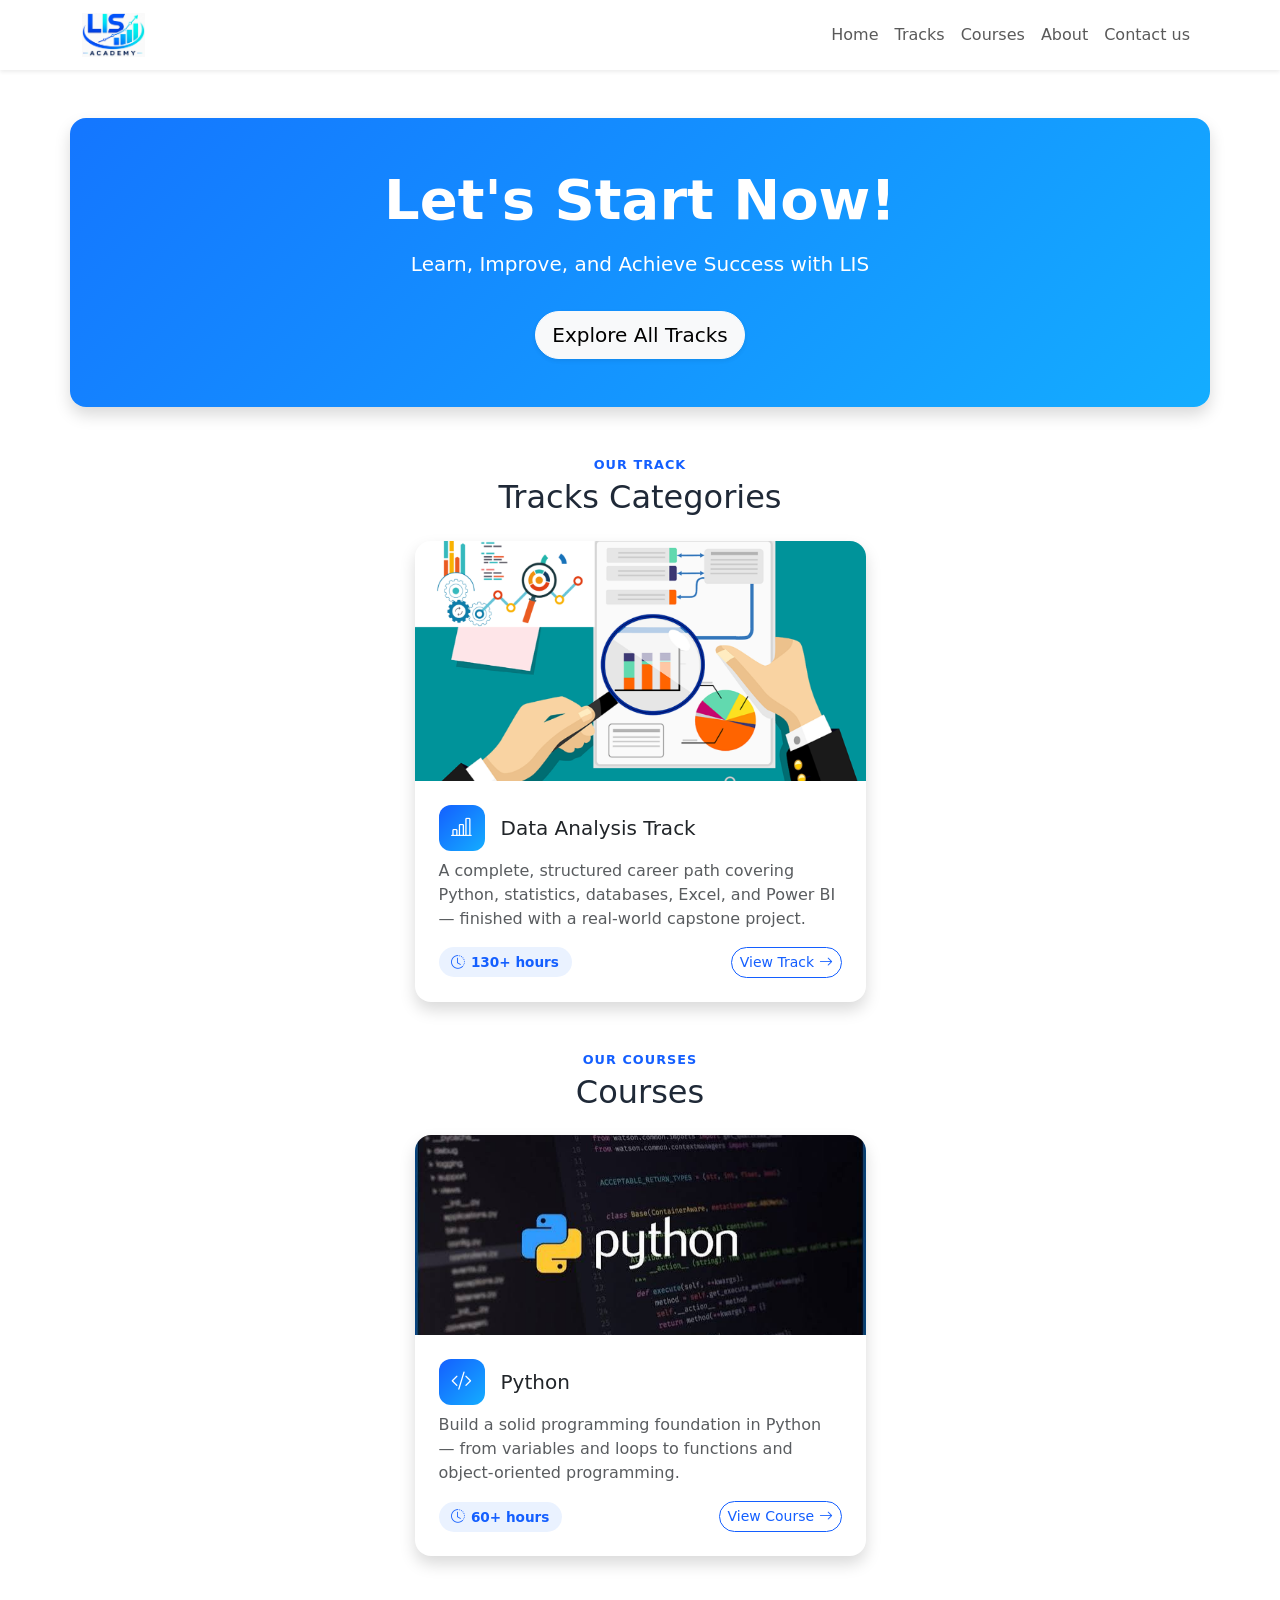
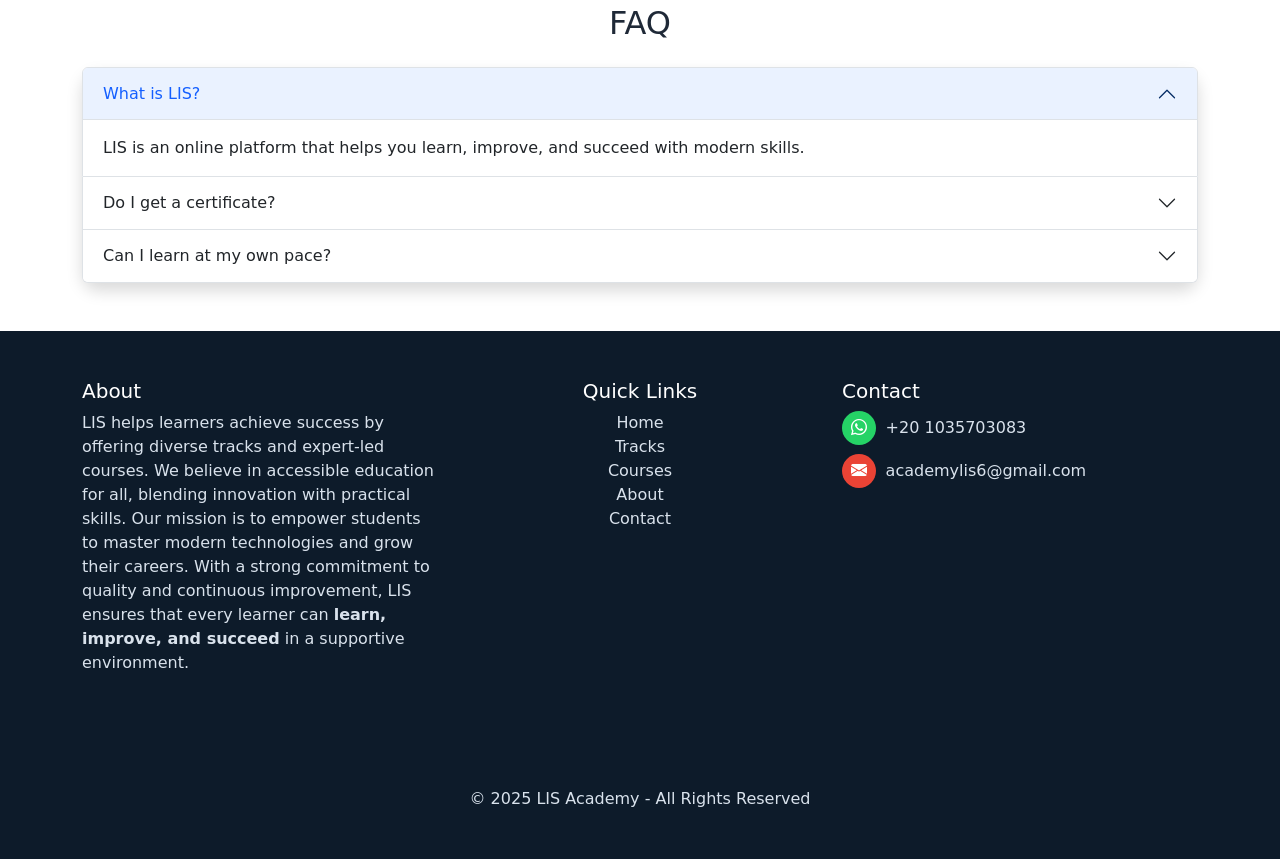
<file: index.html>
<!DOCTYPE html>
<html lang="en">
  <head>
    <meta charset="UTF-8" />
    <meta name="viewport" content="width=device-width, initial-scale=1" />
    <title>LIS Academy - Learn Improve Success</title>
    <link rel="icon" href="assets/logo.jpeg" />
    <link href="https://cdn.jsdelivr.net/npm/bootstrap@5.3.2/dist/css/bootstrap.min.css" rel="stylesheet" />
    <link href="https://cdn.jsdelivr.net/npm/bootstrap-icons@1.11.3/font/bootstrap-icons.css" rel="stylesheet" />
    <link href="assets/style.css" rel="stylesheet" />
  </head>
  <body>
    <nav class="navbar navbar-light navbar-expand-lg bg-white shadow-sm sticky-top">
      <div class="container">
        <a class="navbar-brand" href="#">
          <img src="assets/logo-navbar.png" alt="LIS Academy" />
        </a>
        <button class="navbar-toggler" type="button" data-bs-toggle="collapse" data-bs-target="#navbarNav" aria-controls="navbarNav" aria-expanded="false" aria-label="Toggle navigation">
          <span class="navbar-toggler-icon"></span>
        </button>
        <div class="collapse navbar-collapse justify-content-end" id="navbarNav">
          <ul class="navbar-nav ms-auto">
            <li class="nav-item"><a class="nav-link" href="#">Home</a></li>
            <li class="nav-item"><a class="nav-link" href="#track">Tracks</a></li>
            <li class="nav-item"><a class="nav-link" href="#courses">Courses</a></li>
            <li class="nav-item"><a class="nav-link" href="#about">About</a></li>
            <li class="nav-item"><a class="nav-link" href="#contact">Contact us</a></li>
          </ul>
        </div>
      </div>
    </nav>

    <section class="hero text-white text-center py-5 rounded-4 shadow container my-5">
      <h1 class="fw-bold display-4">Let's Start Now!</h1>
      <p class="mt-3 lead">Learn, Improve, and Achieve Success with LIS</p>
      <a href="#track" class="btn btn-light btn-lg mt-3 shadow-sm rounded-pill">Explore All Tracks</a>
    </section>

    <!-- == > tracks -->
    <section class="container my-5" id="track">
      <p class="section-eyebrow text-center mb-1">Our Track</p>
      <h2 class="text-center mb-4">Tracks Categories</h2>
      <div class="row g-4 justify-content-center">
        <div class="col-md-6 col-lg-5">
          <a href="track-data-analysis.html" class="card-link">
            <div class="card shadow rounded-4 border-0 h-100 card-hover overflow-hidden">
              <img src="assets/data-analytics.png" class="track-img" alt="Data Analysis Track" />
              <div class="card-body p-4">
                <div class="d-flex align-items-center gap-3 mb-2">
                  <span class="icon-badge"><i class="bi bi-bar-chart-line"></i></span>
                  <h5 class="mb-0">Data Analysis Track</h5>
                </div>
                <p class="text-muted mb-3">A complete, structured career path covering Python, statistics, databases, Excel, and Power BI — finished with a real-world capstone project.</p>
                <div class="d-flex align-items-center justify-content-between">
                  <span class="hours-pill"><i class="bi bi-clock-history"></i> 130+ hours</span>
                  <span class="btn btn-outline-brand btn-sm rounded-pill">View Track <i class="bi bi-arrow-right"></i></span>
                </div>
              </div>
            </div>
          </a>
        </div>
      </div>
    </section>

    <!-- == > courses  -->
    <section id="courses" class="container my-5">
      <p class="section-eyebrow text-center mb-1">Our Courses</p>
      <h2 class="text-center mb-4">Courses</h2>
      <div class="row g-4 justify-content-center">
        <div class="col-md-6 col-lg-5">
          <a href="course-python.html" class="card-link">
            <div class="card shadow rounded-4 border-0 h-100 card-hover overflow-hidden">
              <img src="assets/python.png" class="course-img" alt="Python Course" />
              <div class="card-body p-4">
                <div class="d-flex align-items-center gap-3 mb-2">
                  <span class="icon-badge"><i class="bi bi-code-slash"></i></span>
                  <h5 class="mb-0">Python</h5>
                </div>
                <p class="text-muted mb-3">Build a solid programming foundation in Python — from variables and loops to functions and object-oriented programming.</p>
                <div class="d-flex align-items-center justify-content-between">
                  <span class="hours-pill"><i class="bi bi-clock-history"></i> 60+ hours</span>
                  <span class="btn btn-outline-brand btn-sm rounded-pill">View Course <i class="bi bi-arrow-right"></i></span>
                </div>
              </div>
            </div>
          </a>
        </div>
      </div>
    </section>

    <section class="container my-5">
      <h2 class="text-center mb-4">FAQ</h2>
      <div class="accordion shadow rounded-4" id="faqAccordion">
        <div class="accordion-item">
          <h2 class="accordion-header">
            <button class="accordion-button" type="button" data-bs-toggle="collapse" data-bs-target="#q1">What is LIS?</button>
          </h2>
          <div id="q1" class="accordion-collapse collapse show" data-bs-parent="#faqAccordion">
            <div class="accordion-body">LIS is an online platform that helps you learn, improve, and succeed with modern skills.</div>
          </div>
        </div>
        <div class="accordion-item">
          <h2 class="accordion-header">
            <button class="accordion-button collapsed" type="button" data-bs-toggle="collapse" data-bs-target="#q2">Do I get a certificate?</button>
          </h2>
          <div id="q2" class="accordion-collapse collapse" data-bs-parent="#faqAccordion">
            <div class="accordion-body">Yes, certificates are provided for completed premium courses.</div>
          </div>
        </div>
        <div class="accordion-item">
          <h2 class="accordion-header">
            <button class="accordion-button collapsed" type="button" data-bs-toggle="collapse" data-bs-target="#q3">Can I learn at my own pace?</button>
          </h2>
          <div id="q3" class="accordion-collapse collapse" data-bs-parent="#faqAccordion">
            <div class="accordion-body">Absolutely, you can learn anytime and anywhere at your own speed.</div>
          </div>
        </div>
      </div>
    </section>

    <footer class="mt-5 py-5">
      <div class="container ">
        <div class="row mb-5 pb-5 gy-4">
          <div class="col-md-4">
            <h5 id="about">About</h5>
            <p>LIS helps learners achieve success by offering diverse tracks and expert-led courses. We believe in accessible education for all, blending innovation with practical skills. Our mission is to empower students to master modern technologies and grow their careers. With a strong commitment to quality and continuous improvement, LIS ensures that every learner can <strong>learn, improve, and succeed</strong> in a supportive environment.</p>
          </div>
          <div class="col-md-4 text-md-center">
            <h5>Quick Links</h5>
            <ul class="list-unstyled">
              <li><a href="#">Home</a></li>
              <li><a href="#track">Tracks</a></li>
              <li><a href="#courses">Courses</a></li>
              <li><a href="#about">About</a></li>
              <li><a href="#contact">Contact</a></li>
            </ul>
          </div>
          <div class="col-md-4">
            <h5 id="contact">Contact</h5>
            <a class="contact-link" href="https://wa.me/201035703083" target="_blank" rel="noopener">

              <span class="contact-icon whatsapp"><i class="bi bi-whatsapp"></i></span>
              <span>+20 1035703083</span>
            </a>
            <a class="contact-link" href="mailto:academylis6@gmail.com">
              <span class="contact-icon gmail"><i class="bi bi-envelope-fill"></i></span>
              <span>academylis6@gmail.com</span>
            </a>
          </div>
        </div>
        <div class="text-center mt-4">&copy; 2025 LIS Academy - All Rights Reserved</div>
      </div>
    </footer>

    <script src="https://cdn.jsdelivr.net/npm/bootstrap@5.3.2/dist/js/bootstrap.bundle.min.js"></script>
  </body>
</html>
</file>
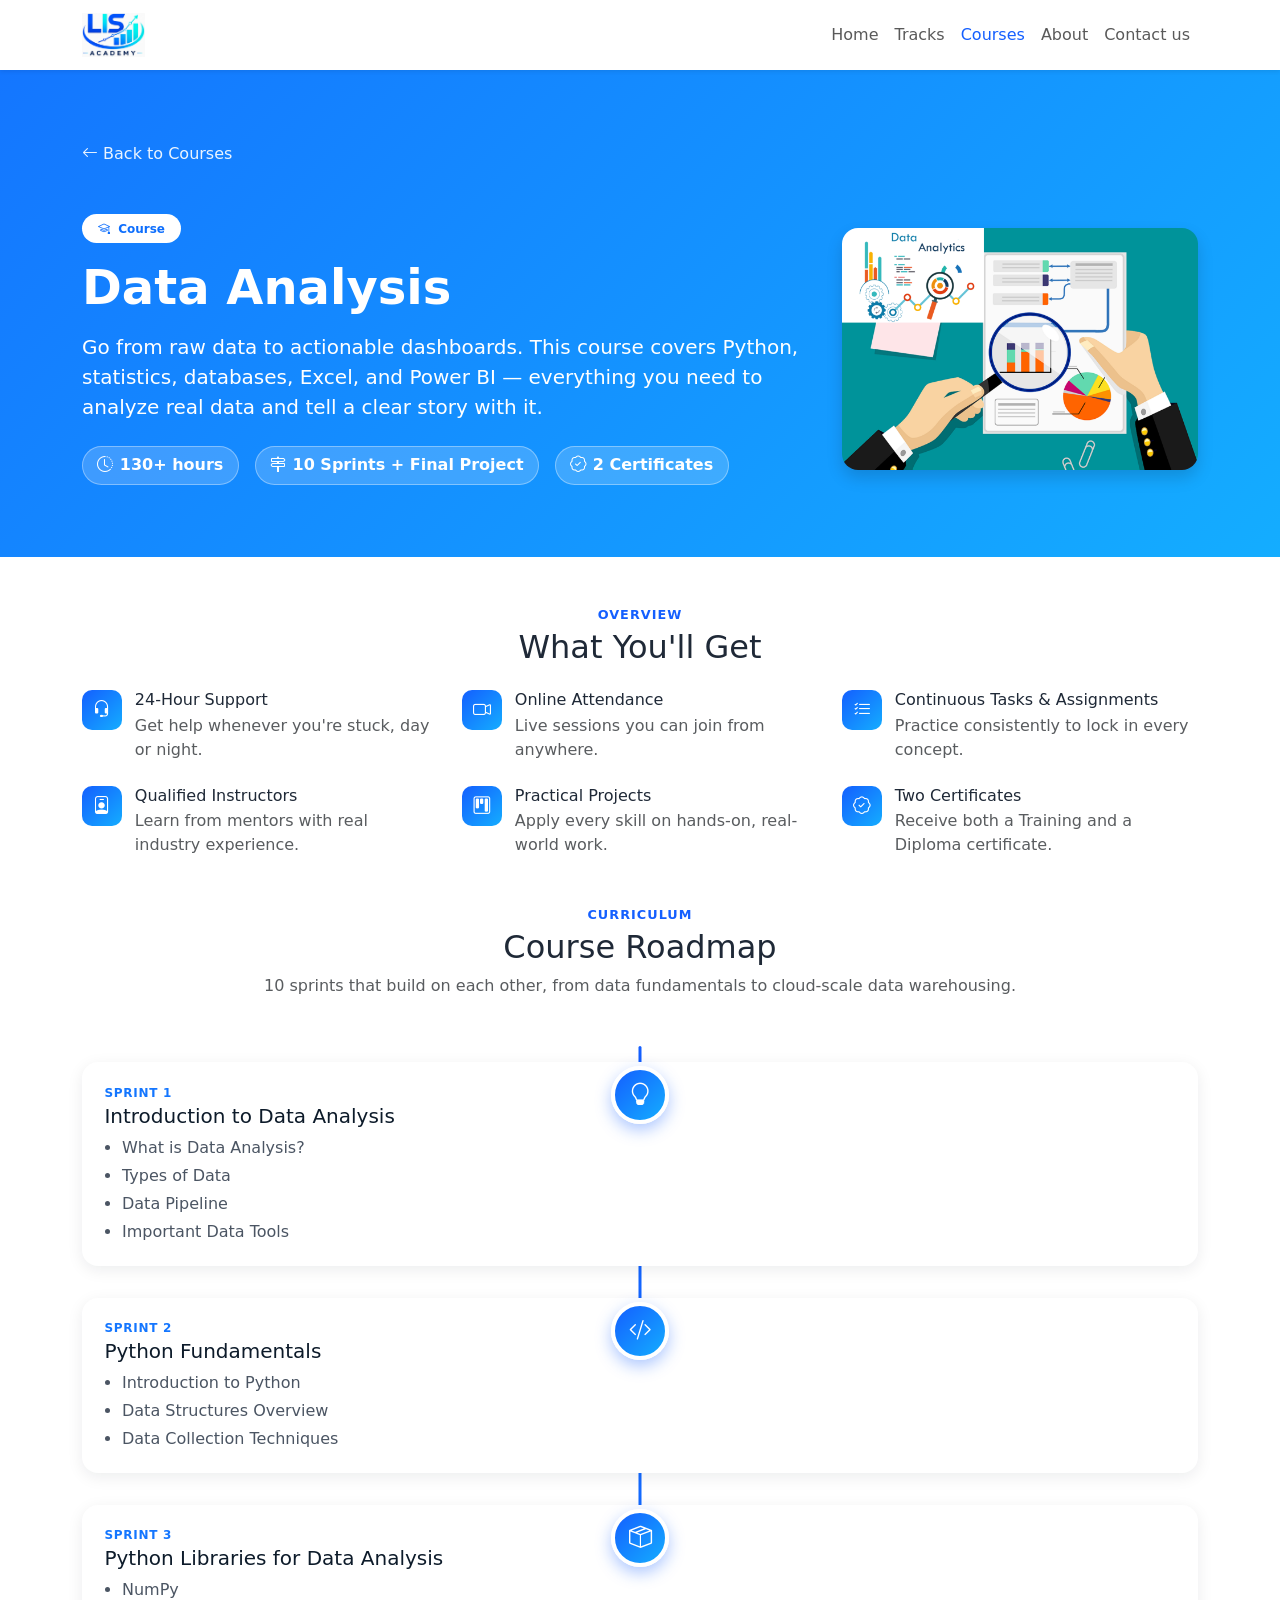
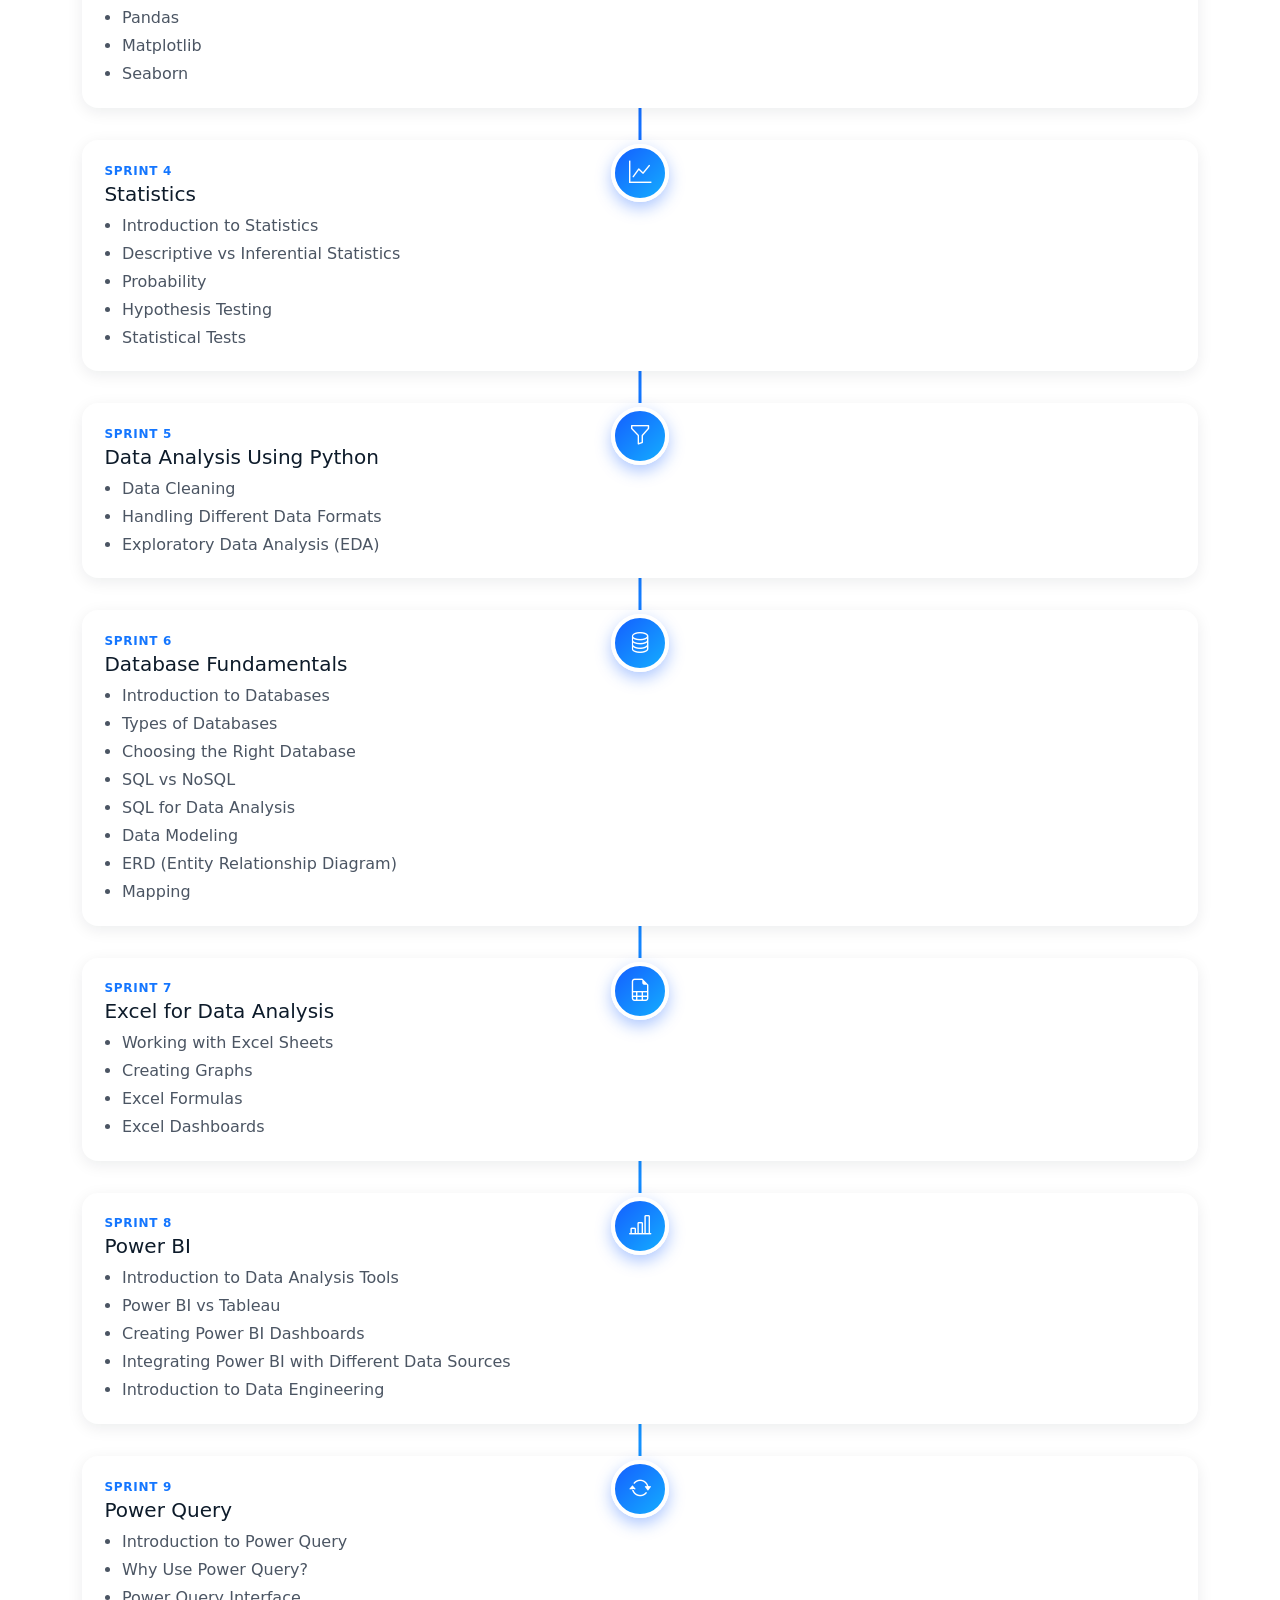
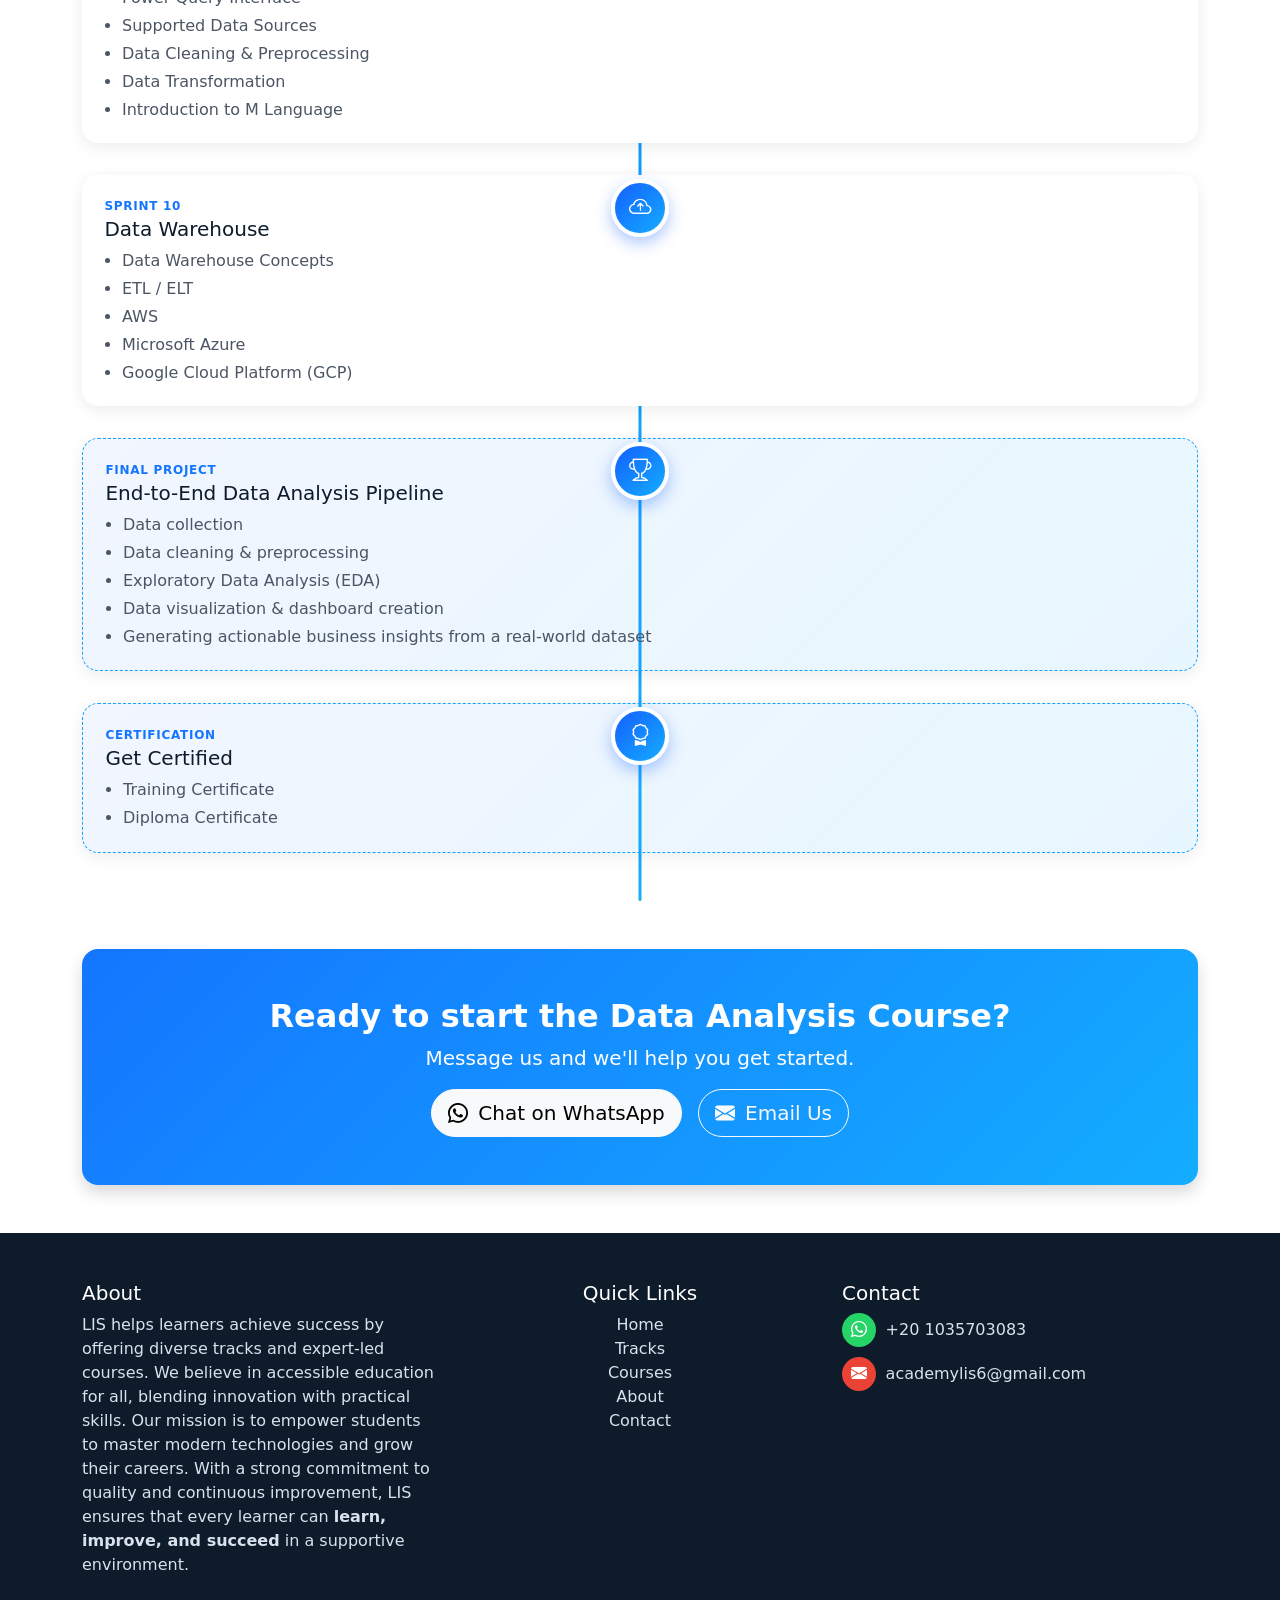
<file: course-data-analysis.html>
<!DOCTYPE html>
<html lang="en">
  <head>
    <meta charset="UTF-8" />
    <meta name="viewport" content="width=device-width, initial-scale=1" />
    <title>Data Analysis Course - LIS Academy</title>
    <link rel="icon" href="assets/logo.jpeg" />
    <link href="https://cdn.jsdelivr.net/npm/bootstrap@5.3.2/dist/css/bootstrap.min.css" rel="stylesheet" />
    <link href="https://cdn.jsdelivr.net/npm/bootstrap-icons@1.11.3/font/bootstrap-icons.css" rel="stylesheet" />
    <link href="assets/style.css" rel="stylesheet" />
  </head>
  <body>
    <nav class="navbar navbar-light navbar-expand-lg bg-white shadow-sm sticky-top">
      <div class="container">
        <a class="navbar-brand" href="index.html">
          <img src="assets/logo-navbar.png" alt="LIS Academy" />
        </a>
        <button class="navbar-toggler" type="button" data-bs-toggle="collapse" data-bs-target="#navbarNav" aria-controls="navbarNav" aria-expanded="false" aria-label="Toggle navigation">
          <span class="navbar-toggler-icon"></span>
        </button>
        <div class="collapse navbar-collapse justify-content-end" id="navbarNav">
          <ul class="navbar-nav ms-auto">
            <li class="nav-item"><a class="nav-link" href="index.html">Home</a></li>
            <li class="nav-item"><a class="nav-link" href="index.html#track">Tracks</a></li>
            <li class="nav-item"><a class="nav-link active" href="index.html#courses">Courses</a></li>
            <li class="nav-item"><a class="nav-link" href="index.html#about">About</a></li>
            <li class="nav-item"><a class="nav-link" href="index.html#contact">Contact us</a></li>
          </ul>
        </div>
      </div>
    </nav>

    <!-- ==> page hero ==-->
    <section class="page-hero py-5">
      <div class="container py-4">
        <a href="index.html#courses" class="breadcrumb-link"><i class="bi bi-arrow-left"></i> Back to Courses</a>
        <div class="row align-items-center mt-4 g-4">
          <div class="col-lg-8">
            <span class="badge rounded-pill bg-white text-primary mb-3 px-3 py-2"><i class="bi bi-mortarboard me-1"></i> Course</span>
            <h1 class="fw-bold display-5">Data Analysis</h1>
            <p class="lead mt-3 mb-4">Go from raw data to actionable dashboards. This course covers Python, statistics, databases, Excel, and Power BI — everything you need to analyze real data and tell a clear story with it.</p>
            <div class="d-flex flex-wrap gap-3">
              <span class="duration-badge"><i class="bi bi-clock-history"></i> 130+ hours</span>
              <span class="duration-badge"><i class="bi bi-signpost-2"></i> 10 Sprints + Final Project</span>
              <span class="duration-badge"><i class="bi bi-patch-check"></i> 2 Certificates</span>
            </div>
          </div>
          <div class="col-lg-4 text-center">
            <img src="assets/data-analytics.png" class="img-fluid rounded-4 shadow" alt="Data Analysis Course" />
          </div>
        </div>
      </div>
    </section>

    <!-- ==> overview / normal details ==-->
    <section class="container my-5">
      <p class="section-eyebrow text-center mb-1">Overview</p>
      <h2 class="text-center mb-4">What You'll Get</h2>
      <div class="row g-4">
        <div class="col-md-6 col-lg-4">
          <div class="feature-item">
            <span class="icon-badge"><i class="bi bi-headset"></i></span>
            <div>
              <h6 class="mb-1">24-Hour Support</h6>
              <p class="text-muted mb-0">Get help whenever you're stuck, day or night.</p>
            </div>
          </div>
        </div>
        <div class="col-md-6 col-lg-4">
          <div class="feature-item">
            <span class="icon-badge"><i class="bi bi-camera-video"></i></span>
            <div>
              <h6 class="mb-1">Online Attendance</h6>
              <p class="text-muted mb-0">Live sessions you can join from anywhere.</p>
            </div>
          </div>
        </div>
        <div class="col-md-6 col-lg-4">
          <div class="feature-item">
            <span class="icon-badge"><i class="bi bi-list-check"></i></span>
            <div>
              <h6 class="mb-1">Continuous Tasks &amp; Assignments</h6>
              <p class="text-muted mb-0">Practice consistently to lock in every concept.</p>
            </div>
          </div>
        </div>
        <div class="col-md-6 col-lg-4">
          <div class="feature-item">
            <span class="icon-badge"><i class="bi bi-person-badge"></i></span>
            <div>
              <h6 class="mb-1">Qualified Instructors</h6>
              <p class="text-muted mb-0">Learn from mentors with real industry experience.</p>
            </div>
          </div>
        </div>
        <div class="col-md-6 col-lg-4">
          <div class="feature-item">
            <span class="icon-badge"><i class="bi bi-kanban"></i></span>
            <div>
              <h6 class="mb-1">Practical Projects</h6>
              <p class="text-muted mb-0">Apply every skill on hands-on, real-world work.</p>
            </div>
          </div>
        </div>
        <div class="col-md-6 col-lg-4">
          <div class="feature-item">
            <span class="icon-badge"><i class="bi bi-patch-check"></i></span>
            <div>
              <h6 class="mb-1">Two Certificates</h6>
              <p class="text-muted mb-0">Receive both a Training and a Diploma certificate.</p>
            </div>
          </div>
        </div>
      </div>
    </section>

    <!-- ==> roadmap ==-->
    <section class="container my-5">
      <p class="section-eyebrow text-center mb-1">Curriculum</p>
      <h2 class="text-center mb-2">Course Roadmap</h2>
      <p class="text-muted text-center mb-5">10 sprints that build on each other, from data fundamentals to cloud-scale data warehousing.</p>

      <div class="roadmap">
        <div class="roadmap-item">
          <div class="roadmap-marker"><i class="bi bi-lightbulb"></i></div>
          <div class="roadmap-content">
            <span class="roadmap-stage-label">Sprint 1</span>
            <h5>Introduction to Data Analysis</h5>
            <ul>
              <li>What is Data Analysis?</li>
              <li>Types of Data</li>
              <li>Data Pipeline</li>
              <li>Important Data Tools</li>
            </ul>
          </div>
        </div>

        <div class="roadmap-item">
          <div class="roadmap-marker"><i class="bi bi-code-slash"></i></div>
          <div class="roadmap-content">
            <span class="roadmap-stage-label">Sprint 2</span>
            <h5>Python Fundamentals</h5>
            <ul>
              <li>Introduction to Python</li>
              <li>Data Structures Overview</li>
              <li>Data Collection Techniques</li>
            </ul>
          </div>
        </div>

        <div class="roadmap-item">
          <div class="roadmap-marker"><i class="bi bi-box-seam"></i></div>
          <div class="roadmap-content">
            <span class="roadmap-stage-label">Sprint 3</span>
            <h5>Python Libraries for Data Analysis</h5>
            <ul>
              <li>NumPy</li>
              <li>Pandas</li>
              <li>Matplotlib</li>
              <li>Seaborn</li>
            </ul>
          </div>
        </div>

        <div class="roadmap-item">
          <div class="roadmap-marker"><i class="bi bi-graph-up"></i></div>
          <div class="roadmap-content">
            <span class="roadmap-stage-label">Sprint 4</span>
            <h5>Statistics</h5>
            <ul>
              <li>Introduction to Statistics</li>
              <li>Descriptive vs Inferential Statistics</li>
              <li>Probability</li>
              <li>Hypothesis Testing</li>
              <li>Statistical Tests</li>
            </ul>
          </div>
        </div>

        <div class="roadmap-item">
          <div class="roadmap-marker"><i class="bi bi-funnel"></i></div>
          <div class="roadmap-content">
            <span class="roadmap-stage-label">Sprint 5</span>
            <h5>Data Analysis Using Python</h5>
            <ul>
              <li>Data Cleaning</li>
              <li>Handling Different Data Formats</li>
              <li>Exploratory Data Analysis (EDA)</li>
            </ul>
          </div>
        </div>

        <div class="roadmap-item">
          <div class="roadmap-marker"><i class="bi bi-database"></i></div>
          <div class="roadmap-content">
            <span class="roadmap-stage-label">Sprint 6</span>
            <h5>Database Fundamentals</h5>
            <ul>
              <li>Introduction to Databases</li>
              <li>Types of Databases</li>
              <li>Choosing the Right Database</li>
              <li>SQL vs NoSQL</li>
              <li>SQL for Data Analysis</li>
              <li>Data Modeling</li>
              <li>ERD (Entity Relationship Diagram)</li>
              <li>Mapping</li>
            </ul>
          </div>
        </div>

        <div class="roadmap-item">
          <div class="roadmap-marker"><i class="bi bi-file-earmark-spreadsheet"></i></div>
          <div class="roadmap-content">
            <span class="roadmap-stage-label">Sprint 7</span>
            <h5>Excel for Data Analysis</h5>
            <ul>
              <li>Working with Excel Sheets</li>
              <li>Creating Graphs</li>
              <li>Excel Formulas</li>
              <li>Excel Dashboards</li>
            </ul>
          </div>
        </div>

        <div class="roadmap-item">
          <div class="roadmap-marker"><i class="bi bi-bar-chart-line"></i></div>
          <div class="roadmap-content">
            <span class="roadmap-stage-label">Sprint 8</span>
            <h5>Power BI</h5>
            <ul>
              <li>Introduction to Data Analysis Tools</li>
              <li>Power BI vs Tableau</li>
              <li>Creating Power BI Dashboards</li>
              <li>Integrating Power BI with Different Data Sources</li>
              <li>Introduction to Data Engineering</li>
            </ul>
          </div>
        </div>

        <div class="roadmap-item">
          <div class="roadmap-marker"><i class="bi bi-arrow-repeat"></i></div>
          <div class="roadmap-content">
            <span class="roadmap-stage-label">Sprint 9</span>
            <h5>Power Query</h5>
            <ul>
              <li>Introduction to Power Query</li>
              <li>Why Use Power Query?</li>
              <li>Power Query Interface</li>
              <li>Supported Data Sources</li>
              <li>Data Cleaning &amp; Preprocessing</li>
              <li>Data Transformation</li>
              <li>Introduction to M Language</li>
            </ul>
          </div>
        </div>

        <div class="roadmap-item">
          <div class="roadmap-marker"><i class="bi bi-cloud-arrow-up"></i></div>
          <div class="roadmap-content">
            <span class="roadmap-stage-label">Sprint 10</span>
            <h5>Data Warehouse</h5>
            <ul>
              <li>Data Warehouse Concepts</li>
              <li>ETL / ELT</li>
              <li>AWS</li>
              <li>Microsoft Azure</li>
              <li>Google Cloud Platform (GCP)</li>
            </ul>
          </div>
        </div>

        <div class="roadmap-item">
          <div class="roadmap-marker"><i class="bi bi-trophy"></i></div>
          <div class="roadmap-content roadmap-final">
            <span class="roadmap-stage-label">Final Project</span>
            <h5>End-to-End Data Analysis Pipeline</h5>
            <ul>
              <li>Data collection</li>
              <li>Data cleaning &amp; preprocessing</li>
              <li>Exploratory Data Analysis (EDA)</li>
              <li>Data visualization &amp; dashboard creation</li>
              <li>Generating actionable business insights from a real-world dataset</li>
            </ul>
          </div>
        </div>

        <div class="roadmap-item">
          <div class="roadmap-marker"><i class="bi bi-award"></i></div>
          <div class="roadmap-content roadmap-final">
            <span class="roadmap-stage-label">Certification</span>
            <h5>Get Certified</h5>
            <ul>
              <li>Training Certificate</li>
              <li>Diploma Certificate</li>
            </ul>
          </div>
        </div>
      </div>
    </section>

    <!-- ==> cta ==-->
    <section class="container my-5">
      <div class="hero text-white text-center py-5 rounded-4 shadow">
        <h2 class="fw-bold">Ready to start the Data Analysis Course?</h2>
        <p class="lead mt-2">Message us and we'll help you get started.</p>
        <div class="d-flex justify-content-center gap-3 mt-3 flex-wrap">
          <a href="https://wa.me/201035703083" target="_blank" rel="noopener" class="btn btn-light btn-lg rounded-pill"><i class="bi bi-whatsapp me-1"></i> Chat on WhatsApp</a>
          <a href="mailto:academylis6@gmail.com" class="btn btn-outline-light btn-lg rounded-pill"><i class="bi bi-envelope-fill me-1"></i> Email Us</a>
        </div>
      </div>
    </section>

    <footer class="mt-5 py-5">
      <div class="container ">
        <div class="row mb-5 pb-5 gy-4">
          <div class="col-md-4">
            <h5>About</h5>
            <p>LIS helps learners achieve success by offering diverse tracks and expert-led courses. We believe in accessible education for all, blending innovation with practical skills. Our mission is to empower students to master modern technologies and grow their careers. With a strong commitment to quality and continuous improvement, LIS ensures that every learner can <strong>learn, improve, and succeed</strong> in a supportive environment.</p>
          </div>
          <div class="col-md-4 text-md-center">
            <h5>Quick Links</h5>
            <ul class="list-unstyled">
              <li><a href="index.html">Home</a></li>
              <li><a href="index.html#track">Tracks</a></li>
              <li><a href="index.html#courses">Courses</a></li>
              <li><a href="index.html#about">About</a></li>
              <li><a href="index.html#contact">Contact</a></li>
            </ul>
          </div>
          <div class="col-md-4">
            <h5>Contact</h5>
            <a class="contact-link" href="https://wa.me/201035703083" target="_blank" rel="noopener">
              <span class="contact-icon whatsapp"><i class="bi bi-whatsapp"></i></span>
              <span>+20 1035703083</span>
            </a>
            <a class="contact-link" href="mailto:academylis6@gmail.com">
              <span class="contact-icon gmail"><i class="bi bi-envelope-fill"></i></span>
              <span>academylis6@gmail.com</span>
            </a>
</file>
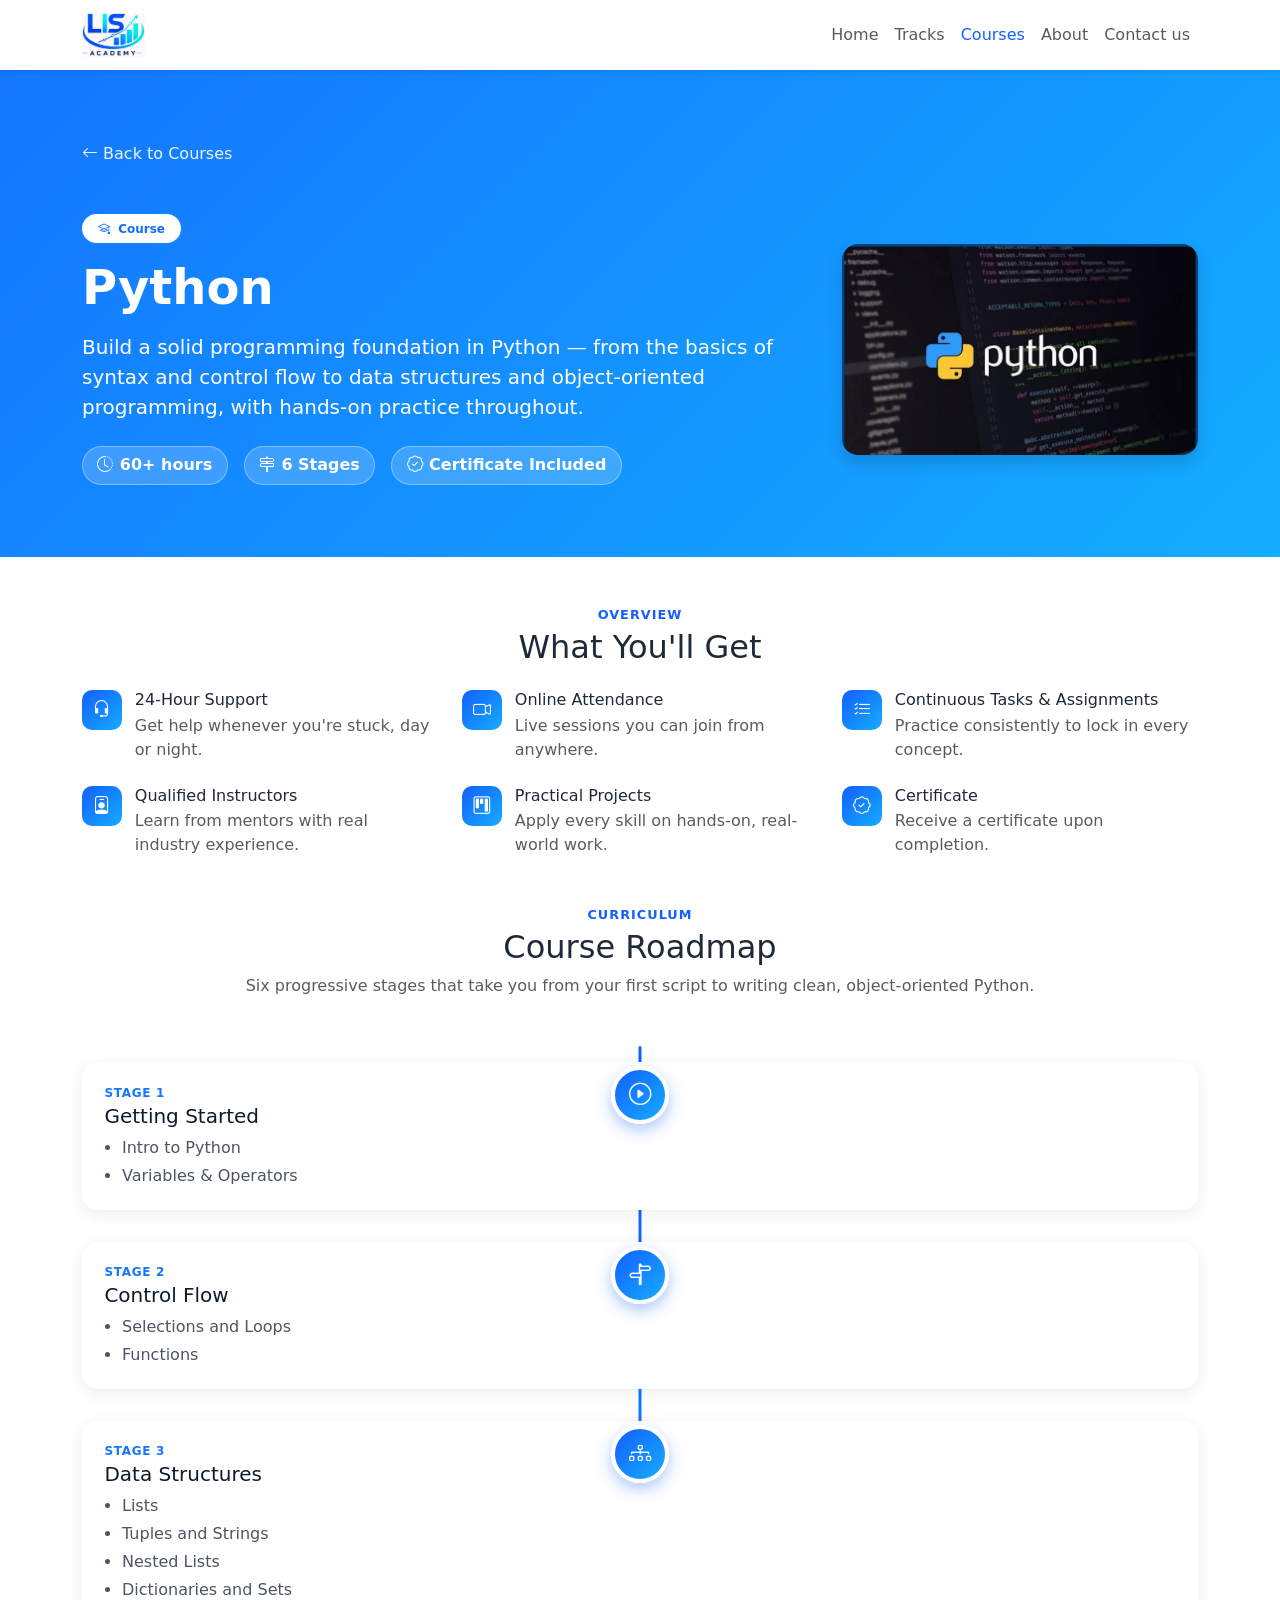
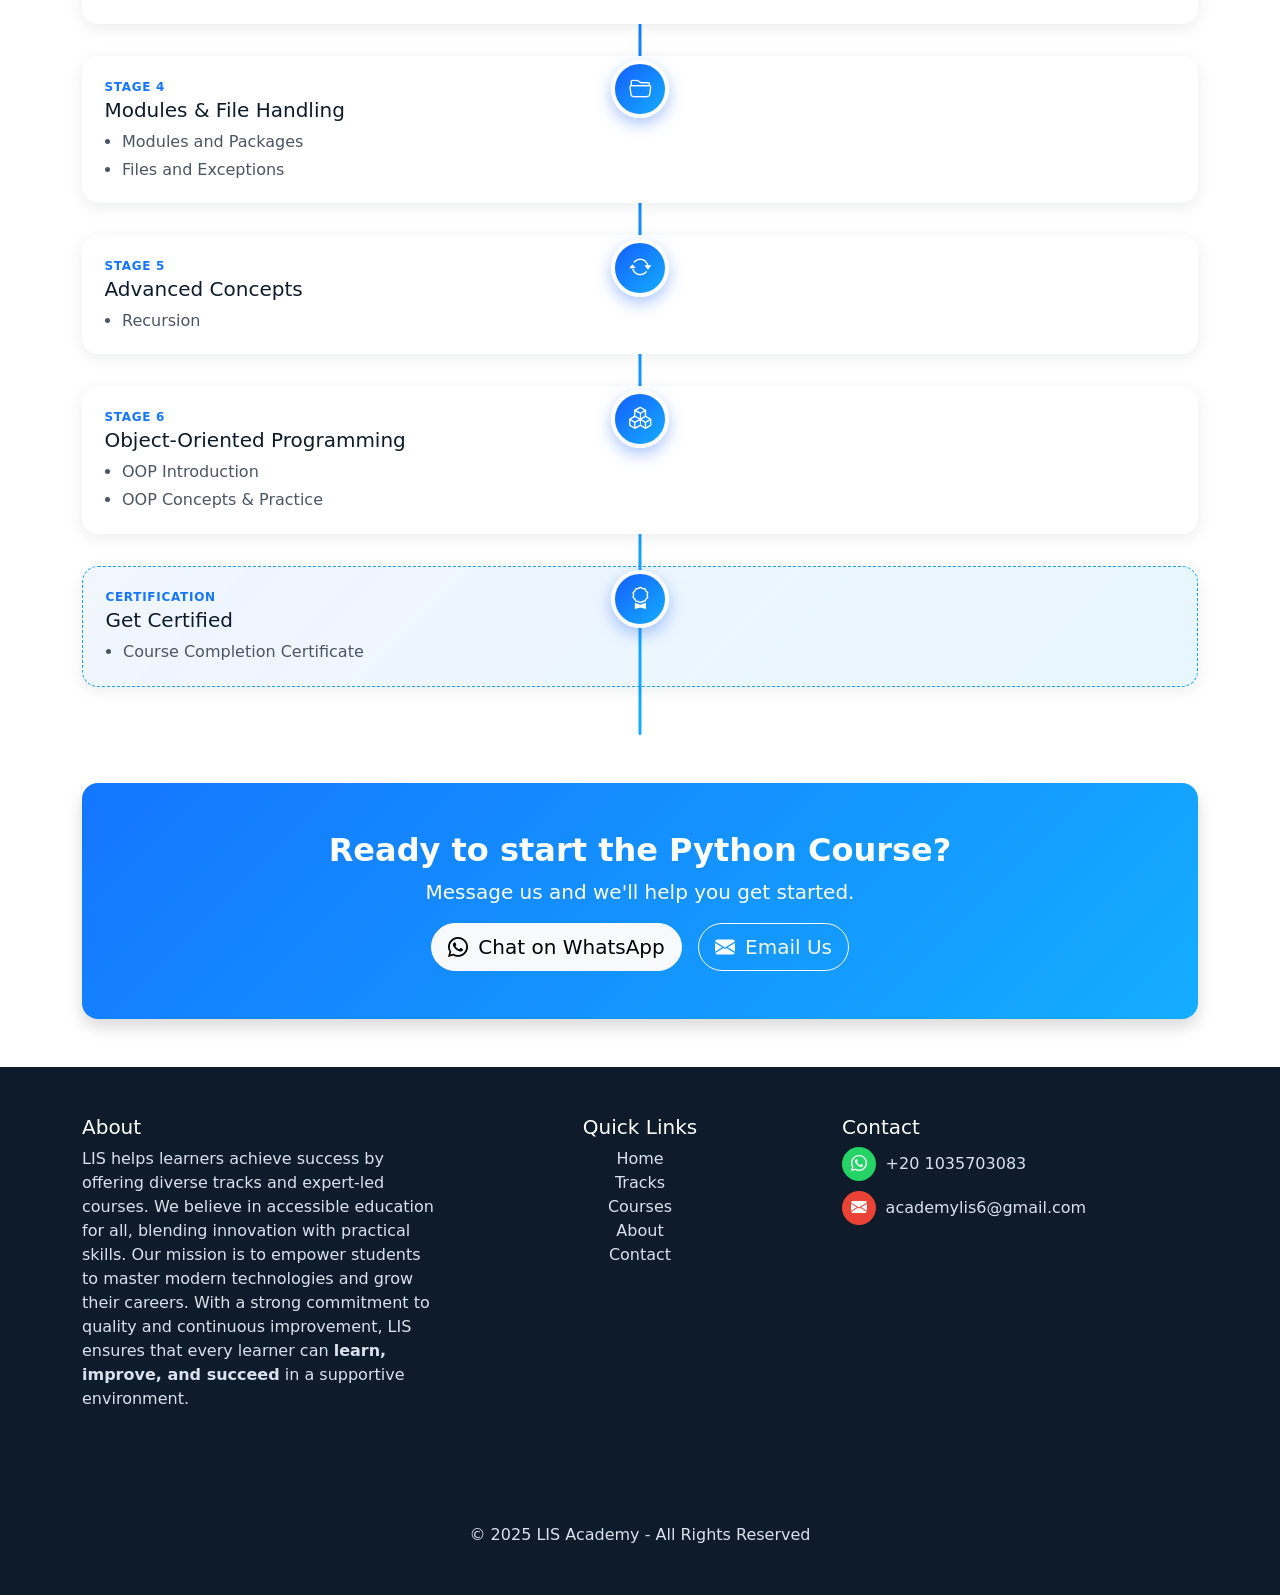
<file: course-python.html>
<!DOCTYPE html>
<html lang="en">
  <head>
    <meta charset="UTF-8" />
    <meta name="viewport" content="width=device-width, initial-scale=1" />
    <title>Python Course - LIS Academy</title>
    <link rel="icon" href="assets/logo.jpeg" />
    <link href="https://cdn.jsdelivr.net/npm/bootstrap@5.3.2/dist/css/bootstrap.min.css" rel="stylesheet" />
    <link href="https://cdn.jsdelivr.net/npm/bootstrap-icons@1.11.3/font/bootstrap-icons.css" rel="stylesheet" />
    <link href="assets/style.css" rel="stylesheet" />
  </head>
  <body>
    <nav class="navbar navbar-light navbar-expand-lg bg-white shadow-sm sticky-top">
      <div class="container">
        <a class="navbar-brand" href="index.html">
          <img src="assets/logo-navbar.png" alt="LIS Academy" />
        </a>
        <button class="navbar-toggler" type="button" data-bs-toggle="collapse" data-bs-target="#navbarNav" aria-controls="navbarNav" aria-expanded="false" aria-label="Toggle navigation">
          <span class="navbar-toggler-icon"></span>
        </button>
        <div class="collapse navbar-collapse justify-content-end" id="navbarNav">
          <ul class="navbar-nav ms-auto">
            <li class="nav-item"><a class="nav-link" href="index.html">Home</a></li>
            <li class="nav-item"><a class="nav-link" href="index.html#track">Tracks</a></li>
            <li class="nav-item"><a class="nav-link active" href="index.html#courses">Courses</a></li>
            <li class="nav-item"><a class="nav-link" href="index.html#about">About</a></li>
            <li class="nav-item"><a class="nav-link" href="index.html#contact">Contact us</a></li>
          </ul>
        </div>
      </div>
    </nav>

    <!-- ==> page hero ==-->
    <section class="page-hero py-5">
      <div class="container py-4">
        <a href="index.html#courses" class="breadcrumb-link"><i class="bi bi-arrow-left"></i> Back to Courses</a>
        <div class="row align-items-center mt-4 g-4">
          <div class="col-lg-8">
            <span class="badge rounded-pill bg-white text-primary mb-3 px-3 py-2"><i class="bi bi-mortarboard me-1"></i> Course</span>
            <h1 class="fw-bold display-5">Python</h1>
            <p class="lead mt-3 mb-4">Build a solid programming foundation in Python — from the basics of syntax and control flow to data structures and object-oriented programming, with hands-on practice throughout.</p>
            <div class="d-flex flex-wrap gap-3">
              <span class="duration-badge"><i class="bi bi-clock-history"></i> 60+ hours</span>
              <span class="duration-badge"><i class="bi bi-signpost-2"></i> 6 Stages</span>
              <span class="duration-badge"><i class="bi bi-patch-check"></i> Certificate Included</span>
            </div>
          </div>
          <div class="col-lg-4 text-center">
            <img src="assets/python.png" class="img-fluid rounded-4 shadow" alt="Python Course" />
          </div>
        </div>
      </div>
    </section>

    <!-- ==> overview / normal details ==-->
    <section class="container my-5">
      <p class="section-eyebrow text-center mb-1">Overview</p>
      <h2 class="text-center mb-4">What You'll Get</h2>
      <div class="row g-4">
        <div class="col-md-6 col-lg-4">
          <div class="feature-item">
            <span class="icon-badge"><i class="bi bi-headset"></i></span>
            <div>
              <h6 class="mb-1">24-Hour Support</h6>
              <p class="text-muted mb-0">Get help whenever you're stuck, day or night.</p>
            </div>
          </div>
        </div>
        <div class="col-md-6 col-lg-4">
          <div class="feature-item">
            <span class="icon-badge"><i class="bi bi-camera-video"></i></span>
            <div>
              <h6 class="mb-1">Online Attendance</h6>
              <p class="text-muted mb-0">Live sessions you can join from anywhere.</p>
            </div>
          </div>
        </div>
        <div class="col-md-6 col-lg-4">
          <div class="feature-item">
            <span class="icon-badge"><i class="bi bi-list-check"></i></span>
            <div>
              <h6 class="mb-1">Continuous Tasks &amp; Assignments</h6>
              <p class="text-muted mb-0">Practice consistently to lock in every concept.</p>
            </div>
          </div>
        </div>
        <div class="col-md-6 col-lg-4">
          <div class="feature-item">
            <span class="icon-badge"><i class="bi bi-person-badge"></i></span>
            <div>
              <h6 class="mb-1">Qualified Instructors</h6>
              <p class="text-muted mb-0">Learn from mentors with real industry experience.</p>
            </div>
          </div>
        </div>
        <div class="col-md-6 col-lg-4">
          <div class="feature-item">
            <span class="icon-badge"><i class="bi bi-kanban"></i></span>
            <div>
              <h6 class="mb-1">Practical Projects</h6>
              <p class="text-muted mb-0">Apply every skill on hands-on, real-world work.</p>
            </div>
          </div>
        </div>
        <div class="col-md-6 col-lg-4">
          <div class="feature-item">
            <span class="icon-badge"><i class="bi bi-patch-check"></i></span>
            <div>
              <h6 class="mb-1">Certificate</h6>
              <p class="text-muted mb-0">Receive a certificate upon completion.</p>
            </div>
          </div>
        </div>
      </div>
    </section>

    <!-- ==> roadmap ==-->
    <section class="container my-5">
      <p class="section-eyebrow text-center mb-1">Curriculum</p>
      <h2 class="text-center mb-2">Course Roadmap</h2>
      <p class="text-muted text-center mb-5">Six progressive stages that take you from your first script to writing clean, object-oriented Python.</p>

      <div class="roadmap">
        <div class="roadmap-item">
          <div class="roadmap-marker"><i class="bi bi-play-circle"></i></div>
          <div class="roadmap-content">
            <span class="roadmap-stage-label">Stage 1</span>
            <h5>Getting Started</h5>
            <ul>
              <li>Intro to Python</li>
              <li>Variables &amp; Operators</li>
            </ul>
          </div>
        </div>

        <div class="roadmap-item">
          <div class="roadmap-marker"><i class="bi bi-signpost-split"></i></div>
          <div class="roadmap-content">
            <span class="roadmap-stage-label">Stage 2</span>
            <h5>Control Flow</h5>
            <ul>
              <li>Selections and Loops</li>
              <li>Functions</li>
            </ul>
          </div>
        </div>

        <div class="roadmap-item">
          <div class="roadmap-marker"><i class="bi bi-diagram-3"></i></div>
          <div class="roadmap-content">
            <span class="roadmap-stage-label">Stage 3</span>
            <h5>Data Structures</h5>
            <ul>
              <li>Lists</li>
              <li>Tuples and Strings</li>
              <li>Nested Lists</li>
              <li>Dictionaries and Sets</li>
            </ul>
          </div>
        </div>

        <div class="roadmap-item">
          <div class="roadmap-marker"><i class="bi bi-folder2-open"></i></div>
          <div class="roadmap-content">
            <span class="roadmap-stage-label">Stage 4</span>
            <h5>Modules &amp; File Handling</h5>
            <ul>
              <li>Modules and Packages</li>
              <li>Files and Exceptions</li>
            </ul>
          </div>
        </div>

        <div class="roadmap-item">
          <div class="roadmap-marker"><i class="bi bi-arrow-repeat"></i></div>
          <div class="roadmap-content">
            <span class="roadmap-stage-label">Stage 5</span>
            <h5>Advanced Concepts</h5>
            <ul>
              <li>Recursion</li>
            </ul>
          </div>
        </div>

        <div class="roadmap-item">
          <div class="roadmap-marker"><i class="bi bi-boxes"></i></div>
          <div class="roadmap-content">
            <span class="roadmap-stage-label">Stage 6</span>
            <h5>Object-Oriented Programming</h5>
            <ul>
              <li>OOP Introduction</li>
              <li>OOP Concepts &amp; Practice</li>
            </ul>
          </div>
        </div>

        <div class="roadmap-item">
          <div class="roadmap-marker"><i class="bi bi-award"></i></div>
          <div class="roadmap-content roadmap-final">
            <span class="roadmap-stage-label">Certification</span>
            <h5>Get Certified</h5>
            <ul>
              <li>Course Completion Certificate</li>
            </ul>
          </div>
        </div>
      </div>
    </section>

    <!-- ==> cta ==-->
    <section class="container my-5">
      <div class="hero text-white text-center py-5 rounded-4 shadow">
        <h2 class="fw-bold">Ready to start the Python Course?</h2>
        <p class="lead mt-2">Message us and we'll help you get started.</p>
        <div class="d-flex justify-content-center gap-3 mt-3 flex-wrap">
          <a href="https://wa.me/201035703083" target="_blank" rel="noopener" class="btn btn-light btn-lg rounded-pill"><i class="bi bi-whatsapp me-1"></i> Chat on WhatsApp</a>
          <a href="mailto:academylis6@gmail.com" class="btn btn-outline-light btn-lg rounded-pill"><i class="bi bi-envelope-fill me-1"></i> Email Us</a>
        </div>
      </div>
    </section>

    <footer class="mt-5 py-5">
      <div class="container ">
        <div class="row mb-5 pb-5 gy-4">
          <div class="col-md-4">
            <h5>About</h5>
            <p>LIS helps learners achieve success by offering diverse tracks and expert-led courses. We believe in accessible education for all, blending innovation with practical skills. Our mission is to empower students to master modern technologies and grow their careers. With a strong commitment to quality and continuous improvement, LIS ensures that every learner can <strong>learn, improve, and succeed</strong> in a supportive environment.</p>
          </div>
          <div class="col-md-4 text-md-center">
            <h5>Quick Links</h5>
            <ul class="list-unstyled">
              <li><a href="index.html">Home</a></li>
              <li><a href="index.html#track">Tracks</a></li>
              <li><a href="index.html#courses">Courses</a></li>
              <li><a href="index.html#about">About</a></li>
              <li><a href="index.html#contact">Contact</a></li>
            </ul>
          </div>
          <div class="col-md-4">
            <h5>Contact</h5>
            <a class="contact-link" href="https://wa.me/201035703083" target="_blank" rel="noopener">
              <span class="contact-icon whatsapp"><i class="bi bi-whatsapp"></i></span>
              <span>+20 1035703083</span>
            </a>
             <a class="contact-link" href="mailto:academylis6@gmail.com">
              <span class="contact-icon gmail"><i class="bi bi-envelope-fill"></i></span>
              <span>academylis6@gmail.com</span>
            </a>
          </div>
        </div>
        <div class="text-center mt-4">&copy; 2025 LIS Academy - All Rights Reserved</div>
      </div>
    </footer>

    <script src="https://cdn.jsdelivr.net/npm/bootstrap@5.3.2/dist/js/bootstrap.bundle.min.js"></script>
  </body>
</html>
</file>
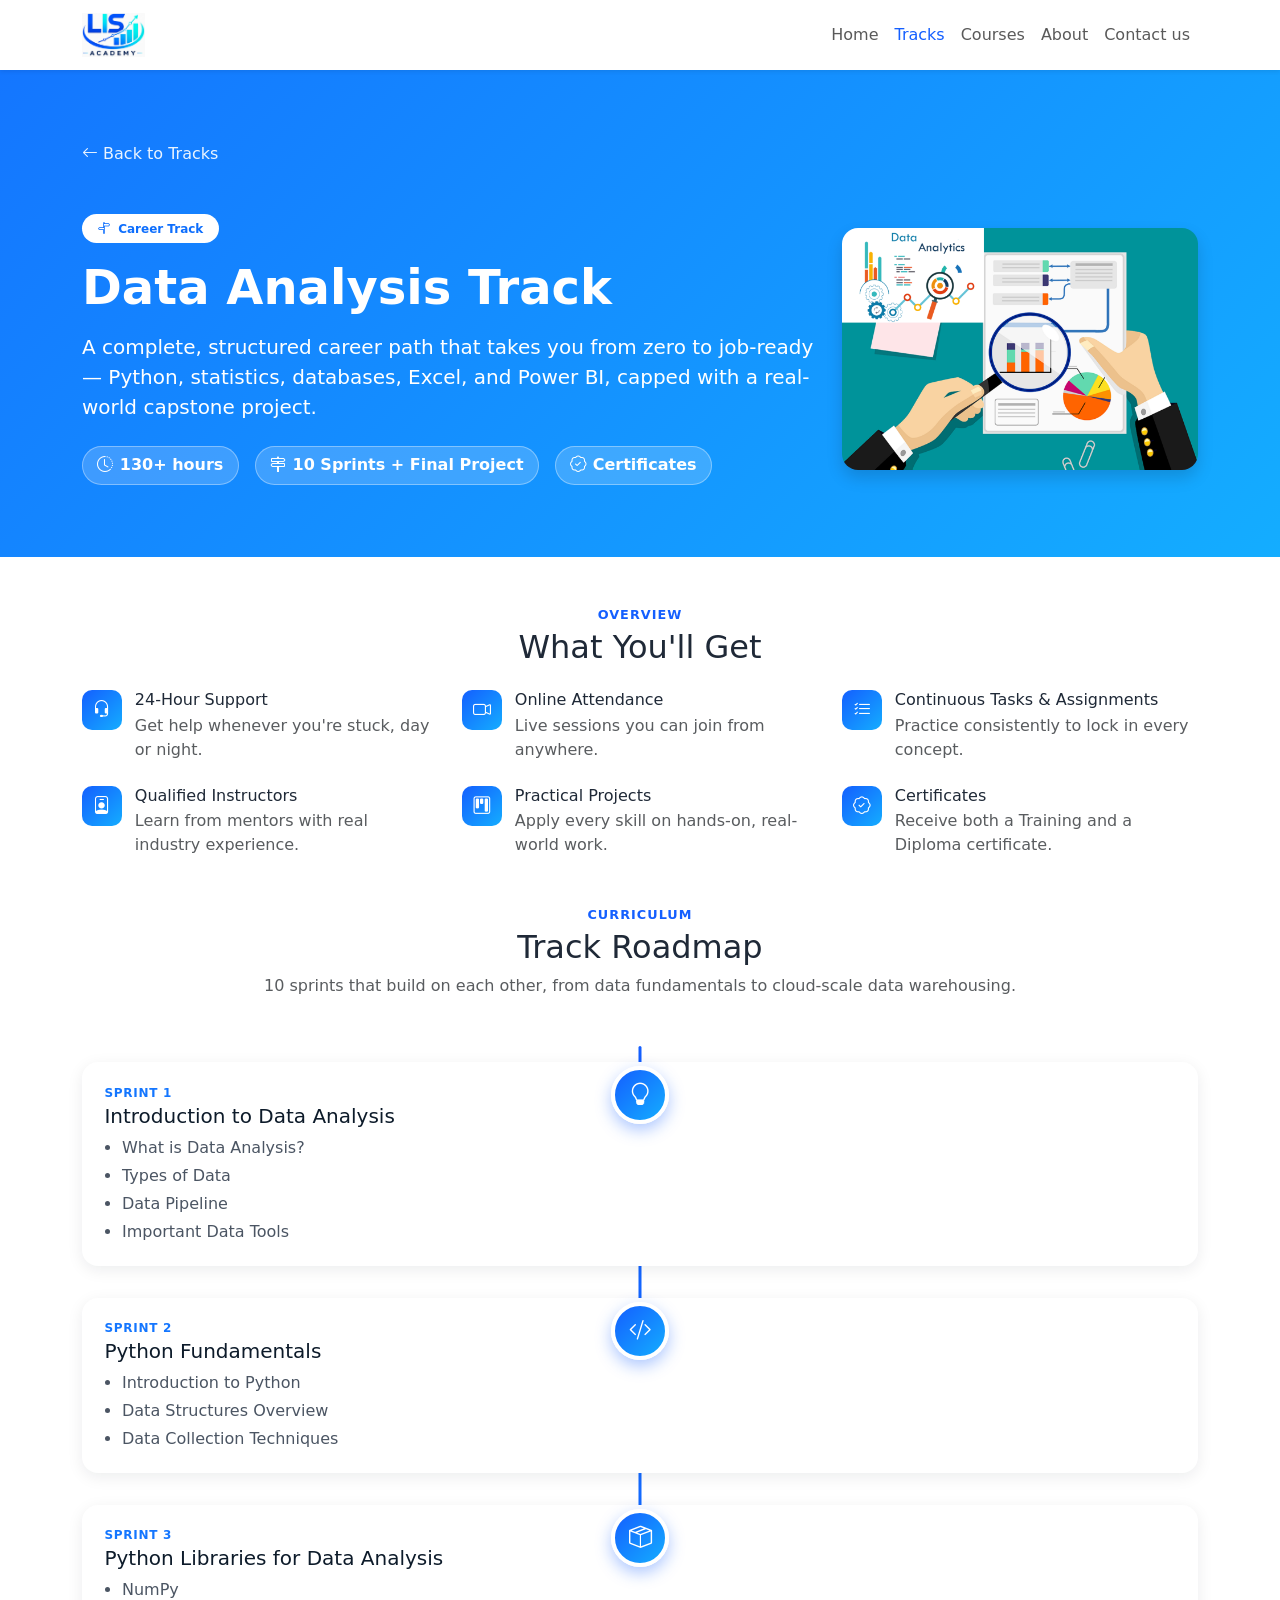
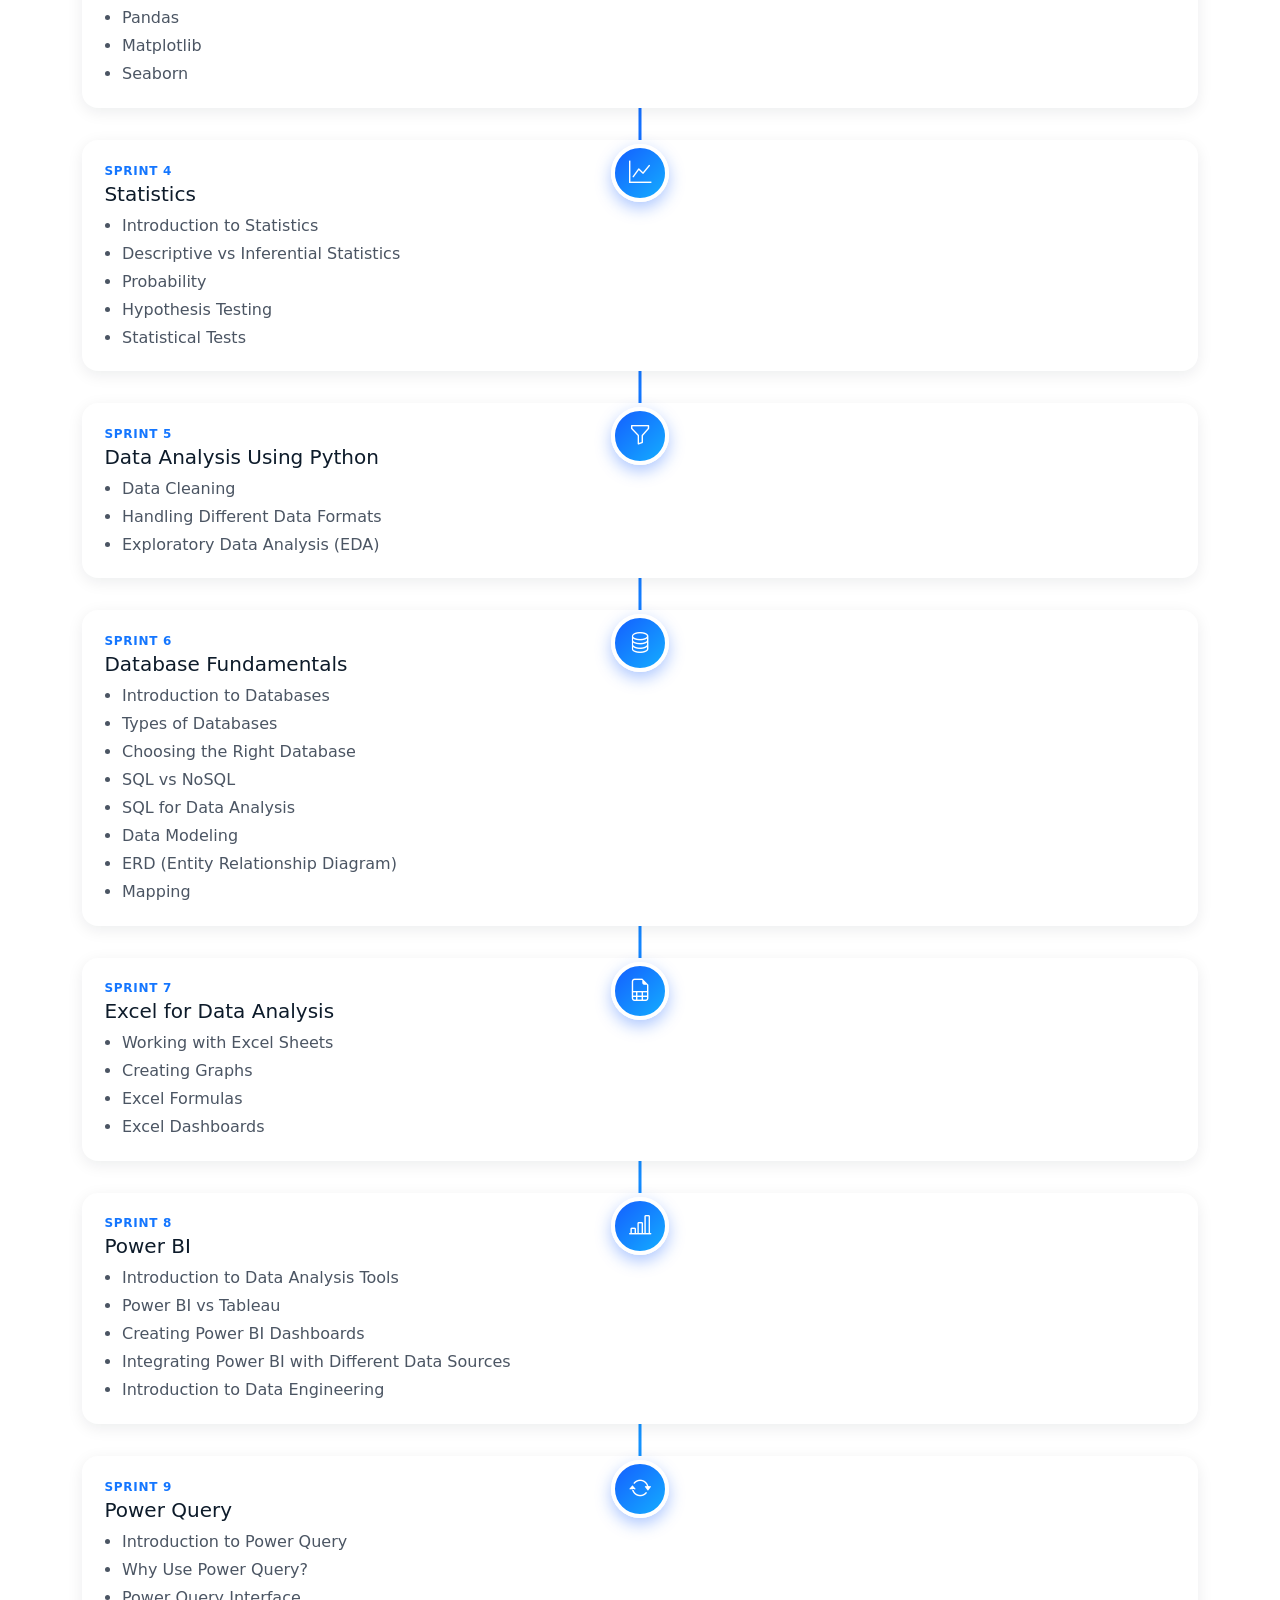
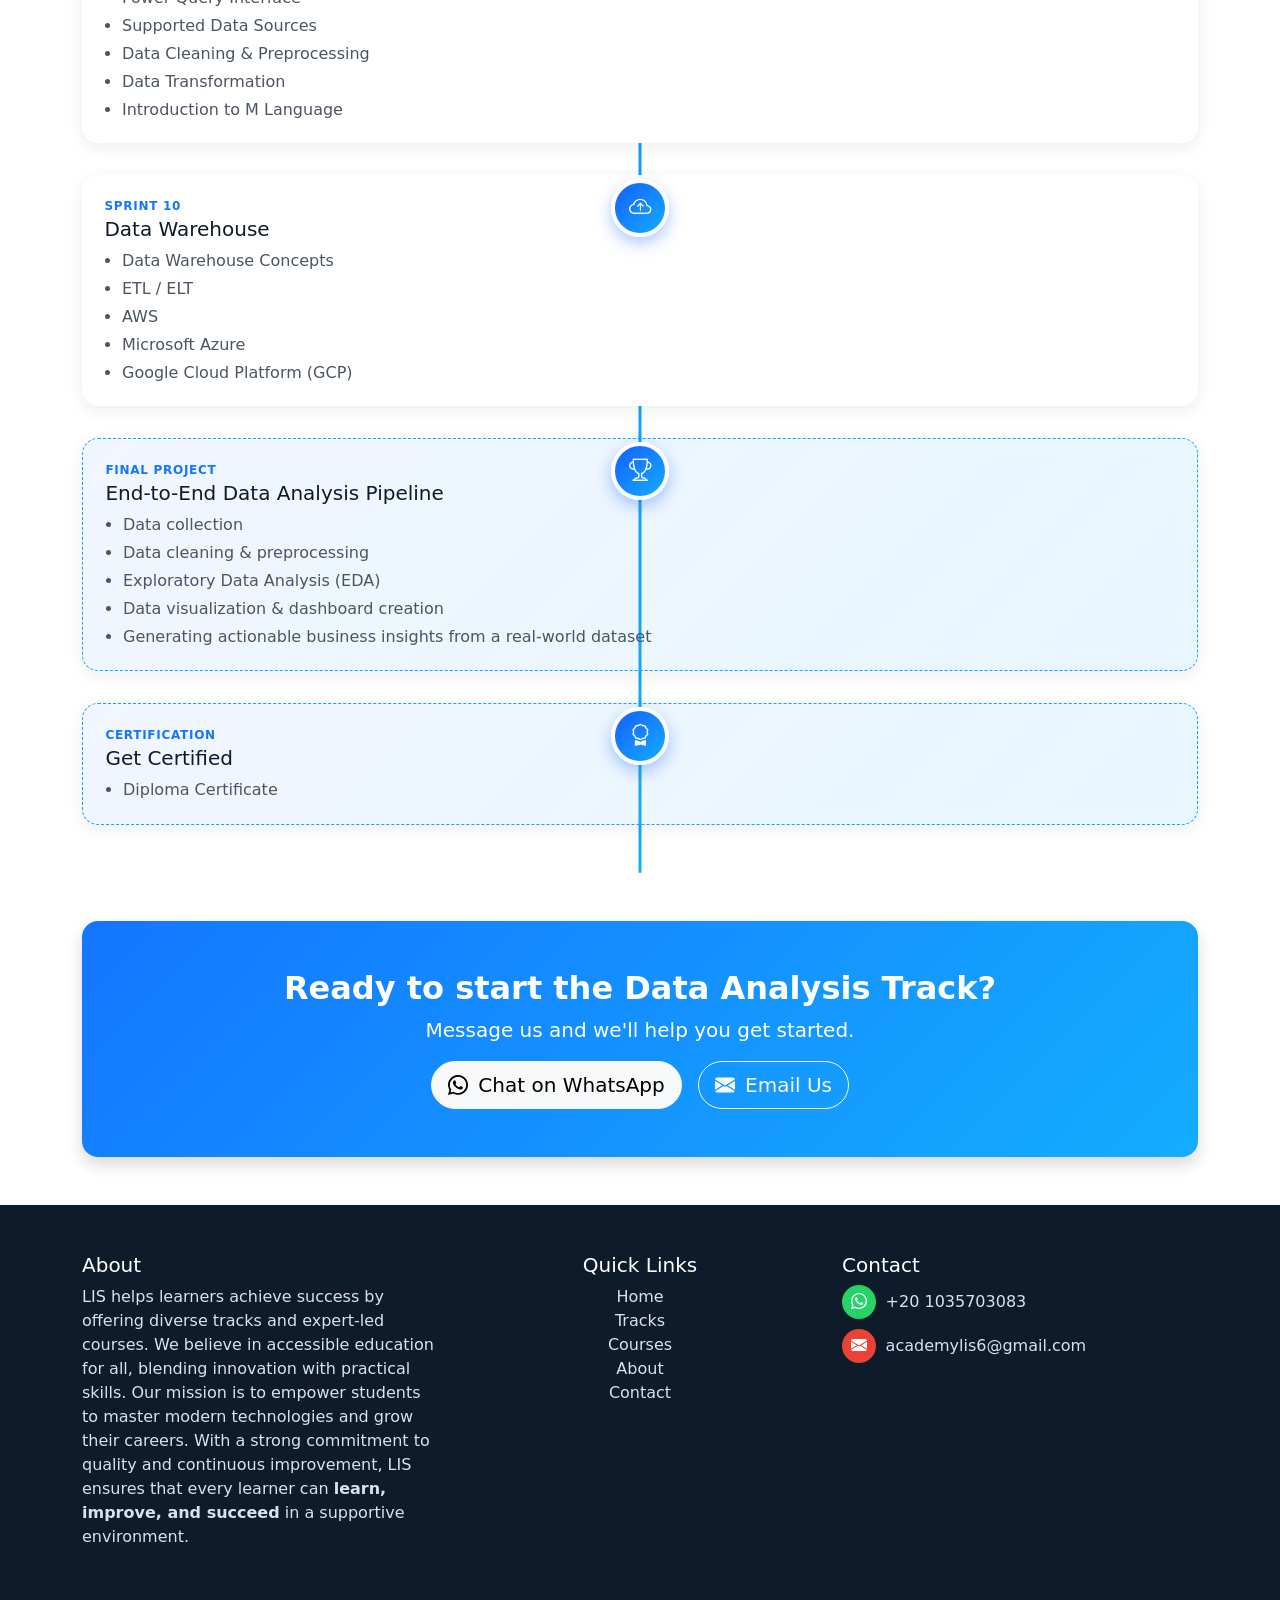
<file: track-data-analysis.html>
<!DOCTYPE html>
<html lang="en">
  <head>
    <meta charset="UTF-8" />
    <meta name="viewport" content="width=device-width, initial-scale=1" />
    <title>Data Analysis Track - LIS Academy</title>
    <link rel="icon" href="assets/logo.jpeg" />
    <link href="https://cdn.jsdelivr.net/npm/bootstrap@5.3.2/dist/css/bootstrap.min.css" rel="stylesheet" />
    <link href="https://cdn.jsdelivr.net/npm/bootstrap-icons@1.11.3/font/bootstrap-icons.css" rel="stylesheet" />
    <link href="assets/style.css" rel="stylesheet" />
  </head>
  <body>
    <nav class="navbar navbar-light navbar-expand-lg bg-white shadow-sm sticky-top">
      <div class="container">
        <a class="navbar-brand" href="index.html">
          <img src="assets/logo-navbar.png" alt="LIS Academy" />
        </a>
        <button class="navbar-toggler" type="button" data-bs-toggle="collapse" data-bs-target="#navbarNav" aria-controls="navbarNav" aria-expanded="false" aria-label="Toggle navigation">
          <span class="navbar-toggler-icon"></span>
        </button>
        <div class="collapse navbar-collapse justify-content-end" id="navbarNav">
          <ul class="navbar-nav ms-auto">
            <li class="nav-item"><a class="nav-link" href="index.html">Home</a></li>
            <li class="nav-item"><a class="nav-link active" href="index.html#track">Tracks</a></li>
            <li class="nav-item"><a class="nav-link" href="index.html#courses">Courses</a></li>
            <li class="nav-item"><a class="nav-link" href="index.html#about">About</a></li>
            <li class="nav-item"><a class="nav-link" href="index.html#contact">Contact us</a></li>
          </ul>
        </div>
      </div>
    </nav>

    <!-- ==> page hero ==-->
    <section class="page-hero py-5">
      <div class="container py-4">
        <a href="index.html#track" class="breadcrumb-link"><i class="bi bi-arrow-left"></i> Back to Tracks</a>
        <div class="row align-items-center mt-4 g-4">
          <div class="col-lg-8">
            <span class="badge rounded-pill bg-white text-primary mb-3 px-3 py-2"><i class="bi bi-signpost-split me-1"></i> Career Track</span>
            <h1 class="fw-bold display-5">Data Analysis Track</h1>
            <p class="lead mt-3 mb-4">A complete, structured career path that takes you from zero to job-ready — Python, statistics, databases, Excel, and Power BI, capped with a real-world capstone project.</p>
            <div class="d-flex flex-wrap gap-3">
              <span class="duration-badge"><i class="bi bi-clock-history"></i> 130+ hours</span>
              <span class="duration-badge"><i class="bi bi-signpost-2"></i> 10 Sprints + Final Project</span>
              <span class="duration-badge"><i class="bi bi-patch-check"></i> Certificates</span>
            </div>
          </div>
          <div class="col-lg-4 text-center">
            <img src="assets/data-analytics.png" class="img-fluid rounded-4 shadow" alt="Data Analysis Track" />
          </div>
        </div>
      </div>
    </section>

    <!-- ==> overview / normal details ==-->
    <section class="container my-5">
      <p class="section-eyebrow text-center mb-1">Overview</p>
      <h2 class="text-center mb-4">What You'll Get</h2>
      <div class="row g-4">
        <div class="col-md-6 col-lg-4">
          <div class="feature-item">
            <span class="icon-badge"><i class="bi bi-headset"></i></span>
            <div>
              <h6 class="mb-1">24-Hour Support</h6>
              <p class="text-muted mb-0">Get help whenever you're stuck, day or night.</p>
            </div>
          </div>
        </div>
        <div class="col-md-6 col-lg-4">
          <div class="feature-item">
            <span class="icon-badge"><i class="bi bi-camera-video"></i></span>
            <div>
              <h6 class="mb-1">Online Attendance</h6>
              <p class="text-muted mb-0">Live sessions you can join from anywhere.</p>
            </div>
          </div>
        </div>
        <div class="col-md-6 col-lg-4">
          <div class="feature-item">
            <span class="icon-badge"><i class="bi bi-list-check"></i></span>
            <div>
              <h6 class="mb-1">Continuous Tasks &amp; Assignments</h6>
              <p class="text-muted mb-0">Practice consistently to lock in every concept.</p>
            </div>
          </div>
        </div>
        <div class="col-md-6 col-lg-4">
          <div class="feature-item">
            <span class="icon-badge"><i class="bi bi-person-badge"></i></span>
            <div>
              <h6 class="mb-1">Qualified Instructors</h6>
              <p class="text-muted mb-0">Learn from mentors with real industry experience.</p>
            </div>
          </div>
        </div>
        <div class="col-md-6 col-lg-4">
          <div class="feature-item">
            <span class="icon-badge"><i class="bi bi-kanban"></i></span>
            <div>
              <h6 class="mb-1">Practical Projects</h6>
              <p class="text-muted mb-0">Apply every skill on hands-on, real-world work.</p>
            </div>
          </div>
        </div>
        <div class="col-md-6 col-lg-4">
          <div class="feature-item">
            <span class="icon-badge"><i class="bi bi-patch-check"></i></span>
            <div>
              <h6 class="mb-1">Certificates</h6>
              <p class="text-muted mb-0">Receive both a Training and a Diploma certificate.</p>
            </div>
          </div>
        </div>
      </div>
    </section>

    <!-- ==> roadmap ==-->
    <section class="container my-5">
      <p class="section-eyebrow text-center mb-1">Curriculum</p>
      <h2 class="text-center mb-2">Track Roadmap</h2>
      <p class="text-muted text-center mb-5">10 sprints that build on each other, from data fundamentals to cloud-scale data warehousing.</p>

      <div class="roadmap">
        <div class="roadmap-item">
          <div class="roadmap-marker"><i class="bi bi-lightbulb"></i></div>
          <div class="roadmap-content">
            <span class="roadmap-stage-label">Sprint 1</span>
            <h5>Introduction to Data Analysis</h5>
            <ul>
              <li>What is Data Analysis?</li>
              <li>Types of Data</li>
              <li>Data Pipeline</li>
              <li>Important Data Tools</li>
            </ul>
          </div>
        </div>

        <div class="roadmap-item">
          <div class="roadmap-marker"><i class="bi bi-code-slash"></i></div>
          <div class="roadmap-content">
            <span class="roadmap-stage-label">Sprint 2</span>
            <h5>Python Fundamentals</h5>
            <ul>
              <li>Introduction to Python</li>
              <li>Data Structures Overview</li>
              <li>Data Collection Techniques</li>
            </ul>
          </div>
        </div>

        <div class="roadmap-item">
          <div class="roadmap-marker"><i class="bi bi-box-seam"></i></div>
          <div class="roadmap-content">
            <span class="roadmap-stage-label">Sprint 3</span>
            <h5>Python Libraries for Data Analysis</h5>
            <ul>
              <li>NumPy</li>
              <li>Pandas</li>
              <li>Matplotlib</li>
              <li>Seaborn</li>
            </ul>
          </div>
        </div>

        <div class="roadmap-item">
          <div class="roadmap-marker"><i class="bi bi-graph-up"></i></div>
          <div class="roadmap-content">
            <span class="roadmap-stage-label">Sprint 4</span>
            <h5>Statistics</h5>
            <ul>
              <li>Introduction to Statistics</li>
              <li>Descriptive vs Inferential Statistics</li>
              <li>Probability</li>
              <li>Hypothesis Testing</li>
              <li>Statistical Tests</li>
            </ul>
          </div>
        </div>

        <div class="roadmap-item">
          <div class="roadmap-marker"><i class="bi bi-funnel"></i></div>
          <div class="roadmap-content">
            <span class="roadmap-stage-label">Sprint 5</span>
            <h5>Data Analysis Using Python</h5>
            <ul>
              <li>Data Cleaning</li>
              <li>Handling Different Data Formats</li>
              <li>Exploratory Data Analysis (EDA)</li>
            </ul>
          </div>
        </div>

        <div class="roadmap-item">
          <div class="roadmap-marker"><i class="bi bi-database"></i></div>
          <div class="roadmap-content">
            <span class="roadmap-stage-label">Sprint 6</span>
            <h5>Database Fundamentals</h5>
            <ul>
              <li>Introduction to Databases</li>
              <li>Types of Databases</li>
              <li>Choosing the Right Database</li>
              <li>SQL vs NoSQL</li>
              <li>SQL for Data Analysis</li>
              <li>Data Modeling</li>
              <li>ERD (Entity Relationship Diagram)</li>
              <li>Mapping</li>
            </ul>
          </div>
        </div>

        <div class="roadmap-item">
          <div class="roadmap-marker"><i class="bi bi-file-earmark-spreadsheet"></i></div>
          <div class="roadmap-content">
            <span class="roadmap-stage-label">Sprint 7</span>
            <h5>Excel for Data Analysis</h5>
            <ul>
              <li>Working with Excel Sheets</li>
              <li>Creating Graphs</li>
              <li>Excel Formulas</li>
              <li>Excel Dashboards</li>
            </ul>
          </div>
        </div>

        <div class="roadmap-item">
          <div class="roadmap-marker"><i class="bi bi-bar-chart-line"></i></div>
          <div class="roadmap-content">
            <span class="roadmap-stage-label">Sprint 8</span>
            <h5>Power BI</h5>
            <ul>
              <li>Introduction to Data Analysis Tools</li>
              <li>Power BI vs Tableau</li>
              <li>Creating Power BI Dashboards</li>
              <li>Integrating Power BI with Different Data Sources</li>
              <li>Introduction to Data Engineering</li>
            </ul>
          </div>
        </div>

        <div class="roadmap-item">
          <div class="roadmap-marker"><i class="bi bi-arrow-repeat"></i></div>
          <div class="roadmap-content">
            <span class="roadmap-stage-label">Sprint 9</span>
            <h5>Power Query</h5>
            <ul>
              <li>Introduction to Power Query</li>
              <li>Why Use Power Query?</li>
              <li>Power Query Interface</li>
              <li>Supported Data Sources</li>
              <li>Data Cleaning &amp; Preprocessing</li>
              <li>Data Transformation</li>
              <li>Introduction to M Language</li>
            </ul>
          </div>
        </div>

        <div class="roadmap-item">
          <div class="roadmap-marker"><i class="bi bi-cloud-arrow-up"></i></div>
          <div class="roadmap-content">
            <span class="roadmap-stage-label">Sprint 10</span>
            <h5>Data Warehouse</h5>
            <ul>
              <li>Data Warehouse Concepts</li>
              <li>ETL / ELT</li>
              <li>AWS</li>
              <li>Microsoft Azure</li>
              <li>Google Cloud Platform (GCP)</li>
            </ul>
          </div>
        </div>

        <div class="roadmap-item">
          <div class="roadmap-marker"><i class="bi bi-trophy"></i></div>
          <div class="roadmap-content roadmap-final">
            <span class="roadmap-stage-label">Final Project</span>
            <h5>End-to-End Data Analysis Pipeline</h5>
            <ul>
              <li>Data collection</li>
              <li>Data cleaning &amp; preprocessing</li>
              <li>Exploratory Data Analysis (EDA)</li>
              <li>Data visualization &amp; dashboard creation</li>
              <li>Generating actionable business insights from a real-world dataset</li>
            </ul>
          </div>
        </div>

        <div class="roadmap-item">
          <div class="roadmap-marker"><i class="bi bi-award"></i></div>
          <div class="roadmap-content roadmap-final">
            <span class="roadmap-stage-label">Certification</span>
            <h5>Get Certified</h5>
            <ul>
              <li>Diploma Certificate</li>
            </ul>
          </div>
        </div>
      </div>
    </section>

    <!-- ==> cta ==-->
    <section class="container my-5">
      <div class="hero text-white text-center py-5 rounded-4 shadow">
        <h2 class="fw-bold">Ready to start the Data Analysis Track?</h2>
        <p class="lead mt-2">Message us and we'll help you get started.</p>
        <div class="d-flex justify-content-center gap-3 mt-3 flex-wrap">
          <a href="https://wa.me/201035703083" target="_blank" rel="noopener" class="btn btn-light btn-lg rounded-pill"><i class="bi bi-whatsapp me-1"></i> Chat on WhatsApp</a>
          <a href="mailto:academylis6@gmail.com" class="btn btn-outline-light btn-lg rounded-pill"><i class="bi bi-envelope-fill me-1"></i> Email Us</a>
        </div>
      </div>
    </section>

    <footer class="mt-5 py-5">
      <div class="container ">
        <div class="row mb-5 pb-5 gy-4">
          <div class="col-md-4">
            <h5>About</h5>
            <p>LIS helps learners achieve success by offering diverse tracks and expert-led courses. We believe in accessible education for all, blending innovation with practical skills. Our mission is to empower students to master modern technologies and grow their careers. With a strong commitment to quality and continuous improvement, LIS ensures that every learner can <strong>learn, improve, and succeed</strong> in a supportive environment.</p>
          </div>
          <div class="col-md-4 text-md-center">
            <h5>Quick Links</h5>
            <ul class="list-unstyled">
              <li><a href="index.html">Home</a></li>
              <li><a href="index.html#track">Tracks</a></li>
              <li><a href="index.html#courses">Courses</a></li>
              <li><a href="index.html#about">About</a></li>
              <li><a href="index.html#contact">Contact</a></li>
            </ul>
          </div>
          <div class="col-md-4">
            <h5>Contact</h5>
            <a class="contact-link" href="https://wa.me/201035703083" target="_blank" rel="noopener">
              <span class="contact-icon whatsapp"><i class="bi bi-whatsapp"></i></span>
              <span>+20 1035703083</span>
            </a>
            <a class="contact-link" href="mailto:academylis6@gmail.com">
              <span class="contact-icon gmail"><i class="bi bi-envelope-fill"></i></span>
              <span>academylis6@gmail.com</span>
            </a>
</file>
<file: assets/style.css>
/* ==========================================================================
   LIS Academy — shared stylesheet
   Used by: index.html, track-data-analysis.html, course-data-analysis.html,
            course-python.html
   ========================================================================== */

:root {
  --c1: #145fff;
  --c2: #1476ff;
  --c3: #14a1ff;
  --c4: #14adff;
  --ink: #0d1b2a;
}

body {
  color: #1f2937;
}

/* ---------- Navbar ---------- */
.navbar-brand {
  font-weight: bold;
  font-size: 1.5rem;
  color: var(--c1) !important;
  display: flex;
  align-items: center;
}
.navbar-brand img {
  height: 44px;
  width: auto;
  display: block;
}
.navbar-subtitle {
  font-size: 0.8rem;
  color: var(--c3);
  margin-left: 3px;
}
.nav-link.active,
.nav-link:hover {
  color: var(--c1) !important;
}

/* ---------- Hero ---------- */
.hero {
  background: linear-gradient(135deg, var(--c2), var(--c4));
}

/* Smaller hero used at the top of detail pages */
.page-hero {
  background: linear-gradient(135deg, var(--c2), var(--c4));
  color: #fff;
}
.page-hero .breadcrumb-link {
  color: #eaf4ff;
  text-decoration: none;
  font-weight: 500;
}
.page-hero .breadcrumb-link:hover {
  color: #fff;
  text-decoration: underline;
}
.page-hero .duration-badge {
  background: rgba(255, 255, 255, 0.18);
  border: 1px solid rgba(255, 255, 255, 0.35);
  color: #fff;
  padding: 0.4rem 0.9rem;
  border-radius: 50rem;
  font-weight: 600;
  display: inline-flex;
  align-items: center;
  gap: 0.4rem;
}

/* ---------- Section eyebrow label ---------- */
.section-eyebrow {
  text-transform: uppercase;
  letter-spacing: 0.08em;
  font-size: 0.8rem;
  font-weight: 700;
  color: var(--c1);
}

/* ---------- Cards (tracks / courses) ---------- */
.course,
.card-hover {
  transition: transform 0.3s ease, box-shadow 0.3s ease;
}
.course:hover,
.card-hover:hover {
  transform: translateY(-8px) scale(1.01);
  box-shadow: 0 10px 24px rgba(20, 95, 255, 0.16);
}
.course-img,
.track-img {
  height: 200px;
  width: 100%;
  object-fit: cover;
}
.track-img {
  height: 240px;
}
.card-link {
  color: inherit;
  text-decoration: none;
  display: block;
  height: 100%;
}
.card-link:hover {
  color: inherit;
}
.icon-badge {
  width: 46px;
  height: 46px;
  border-radius: 12px;
  display: inline-flex;
  align-items: center;
  justify-content: center;
  background: linear-gradient(135deg, var(--c1), var(--c4));
  color: #fff;
  font-size: 1.3rem;
  flex-shrink: 0;
}
.hours-pill {
  background: #eaf2ff;
  color: var(--c1);
  font-weight: 600;
  border-radius: 50rem;
  padding: 0.3rem 0.8rem;
  font-size: 0.85rem;
  display: inline-flex;
  align-items: center;
  gap: 0.35rem;
}

/* ---------- Advantages / feature list ---------- */
.feature-item {
  display: flex;
  align-items: flex-start;
  gap: 0.8rem;
}
.feature-item .icon-badge {
  width: 40px;
  height: 40px;
  font-size: 1.1rem;
  border-radius: 10px;
}

/* ---------- Roadmap timeline ---------- */
.roadmap {
  position: relative;
  padding: 1rem 0;
}
.roadmap::before {
  content: "";
  position: absolute;
  top: 0;
  bottom: 0;
  left: 28px;
  width: 3px;
  background: linear-gradient(180deg, var(--c1), var(--c4));
  border-radius: 3px;
}
.roadmap-item {
  position: relative;
  display: flex;
  gap: 1.5rem;
  padding-left: 0;
  margin-bottom: 2rem;
}
.roadmap-marker {
  position: relative;
  z-index: 1;
  flex-shrink: 0;
  width: 58px;
  height: 58px;
  border-radius: 50%;
  background: linear-gradient(135deg, var(--c1), var(--c4));
  color: #fff;
  display: flex;
  align-items: center;
  justify-content: center;
  font-size: 1.4rem;
  box-shadow: 0 6px 16px rgba(20, 95, 255, 0.35);
  border: 4px solid #fff;
}
.roadmap-content {
  flex: 1;
  background: #fff;
  border-radius: 1rem;
  padding: 1.1rem 1.4rem;
  box-shadow: 0 4px 16px rgba(13, 27, 42, 0.08);
}
.roadmap-content h5 {
  color: var(--ink);
  margin-bottom: 0.5rem;
}
.roadmap-stage-label {
  font-size: 0.75rem;
  font-weight: 700;
  text-transform: uppercase;
  letter-spacing: 0.06em;
  color: var(--c2);
}
.roadmap-content ul {
  margin-bottom: 0;
  padding-left: 1.1rem;
}
.roadmap-content ul li {
  margin-bottom: 0.25rem;
  color: #4b5563;
}
.roadmap-final {
  background: linear-gradient(135deg, rgba(20, 95, 255, 0.06), rgba(20, 173, 255, 0.1));
  border: 1px dashed var(--c3);
}

/* Two-column alternating timeline kicks in from tablet (iPad) width up */
@media (min-width: 768px) {
  .roadmap::before {
    left: 50%;
    transform: translateX(-50%);
  }
  .roadmap-item {
    justify-content: flex-end;
  }
  .roadmap-item .roadmap-marker {
    position: absolute;
    left: 50%;
    transform: translateX(-50%);
  }
  .roadmap-item .roadmap-content {
    width: calc(50% - 55px);
  }
  .roadmap-item:nth-child(odd) {
    justify-content: flex-start;
  }
  .roadmap-marker {
    top: 0.25rem;
  }
}

/* Slightly roomier timeline gutter once there's more width to spare */
@media (min-width: 992px) {
  .roadmap-item .roadmap-content {
    width: calc(50% - 60px);
  }
}

/* ---------- Footer ---------- */
footer {
  background: var(--ink);
  color: #d9e2ec;
}
footer a {
  color: #d9e2ec;
  text-decoration: none;
}
footer a:hover {
  color: var(--c4);
}
footer h5 {
  color: #fff;
}
.footer-logo {
  height: 40px;
  width: auto;
}
.contact-link {
  display: flex;
  align-items: center;
  gap: 0.6rem;
  margin-bottom: 0.6rem;
}
.contact-link .contact-icon {
  width: 34px;
  height: 34px;
  border-radius: 50%;
  display: inline-flex;
  align-items: center;
  justify-content: center;
  flex-shrink: 0;
  color: #fff;
  font-size: 1rem;
}
.contact-icon.whatsapp {
  background: #25d366;
}
.contact-icon.gmail {
  background: #ea4335;
}

/* ---------- FAQ ---------- */
.accordion-button:not(.collapsed) {
  color: var(--c1);
  background-color: #eaf2ff;
}
.accordion-button:focus {
  box-shadow: 0 0 0 0.2rem rgba(20, 95, 255, 0.2);
}

/* ---------- Carousel (kept for future use) ---------- */
.carousel-indicators {
  margin-top: 2rem;
}
.carousel-indicators button {
  background-color: var(--c1) !important;
}
.carousel-control-prev-icon,
.carousel-control-next-icon {
  filter: invert(1);
}

/* ---------- CTA buttons ---------- */
.btn-brand {
  background: linear-gradient(135deg, var(--c1), var(--c4));
  border: none;
  color: #fff;
}
.btn-brand:hover {
  color: #fff;
  filter: brightness(1.05);
}
.btn-outline-brand {
  border: 1px solid var(--c1);
  color: var(--c1);
}
.btn-outline-brand:hover {
  background: var(--c1);
  color: #fff;
}
</file>
